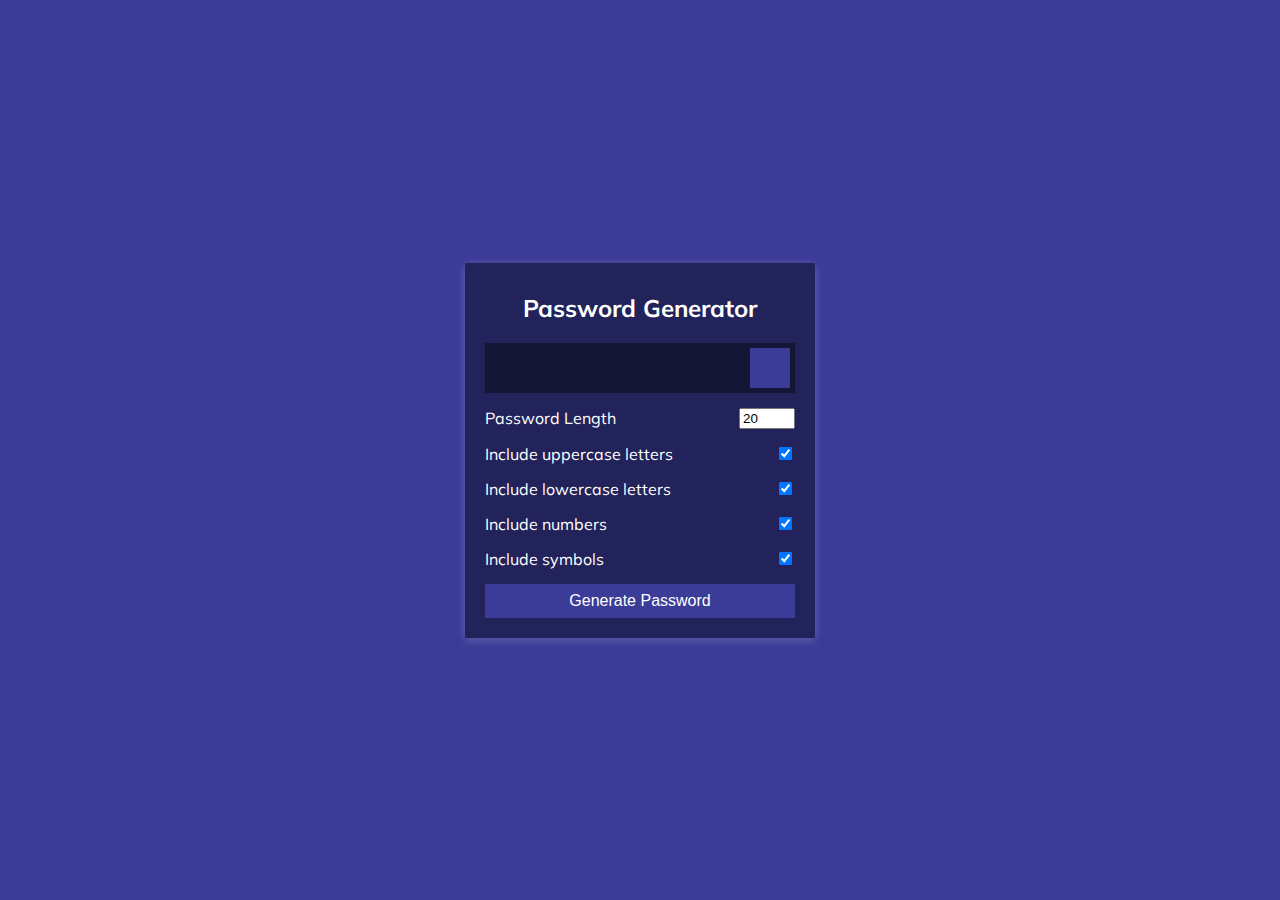
<file: password generator/index.html>
<!DOCTYPE html>
<html lang="en">
  <head>
    <meta charset="UTF-8" />
    <meta name="viewport" content="width=device-width, initial-scale=1.0" />
    <link
      rel="stylesheet"
      href="https://cdnjs.cloudflare.com/ajax/libs/font-awesome/5.15.1/css/all.min.css"
      integrity="sha512-+4zCK9k+qNFUR5X+cKL9EIR+ZOhtIloNl9GIKS57V1MyNsYpYcUrUeQc9vNfzsWfV28IaLL3i96P9sdNyeRssA=="
      crossorigin="anonymous"
    />
    <link rel="stylesheet" href="style.css" />
    <title>Password Generator</title>
  </head>
  <body>
    <div class="container">
      <h2>Password Generator</h2>
      <div class="result-container">
        <span id="result"></span>
        <button class="btn" id="clipboard">
          <i class="far fa-copy"></i>
        </button>
      </div>
      <div class="settings">
        <div class="setting">
          <label for="length">Password Length</label>
          <input
            type="number"
            name="length"
            id="length"
            min="4"
            max="20"
            value="20"
          />
        </div>
        <div class="setting">
          <label for="uppercase">Include uppercase letters</label>
          <input type="checkbox" name="uppercase" id="uppercase" checked />
        </div>
        <div class="setting">
          <label for="lowercase">Include lowercase letters</label>
          <input type="checkbox" name="lowercase" id="lowercase" checked />
        </div>
        <div class="setting">
          <label for="numbers">Include numbers</label>
          <input type="checkbox" name="numbers" id="numbers" checked />
        </div>
        <div class="setting">
          <label for="symbols">Include symbols</label>
          <input type="checkbox" name="symbols" id="symbols" checked />
        </div>
      </div>
      <button class="btn btn-large" id="generate">Generate Password</button>
    </div>

    <script src="script.js"></script>
  </body>
</html>
</file>
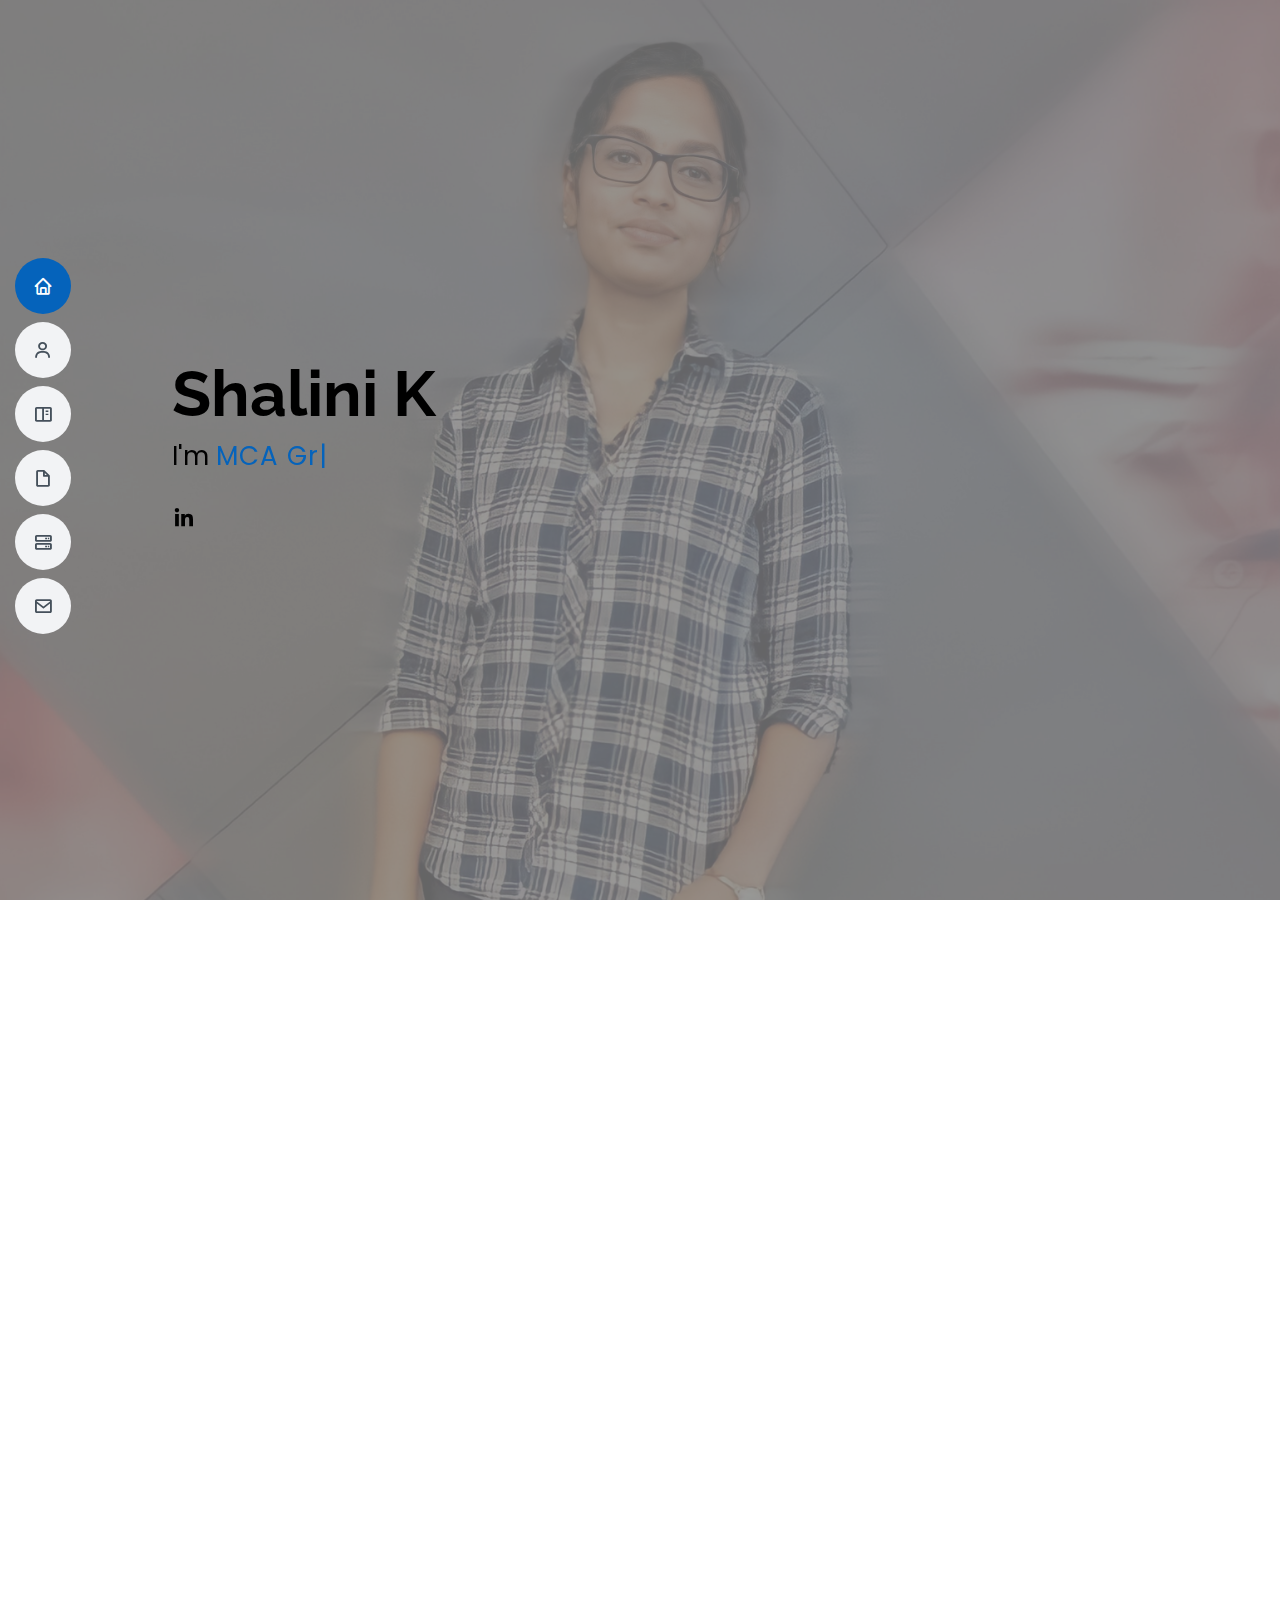
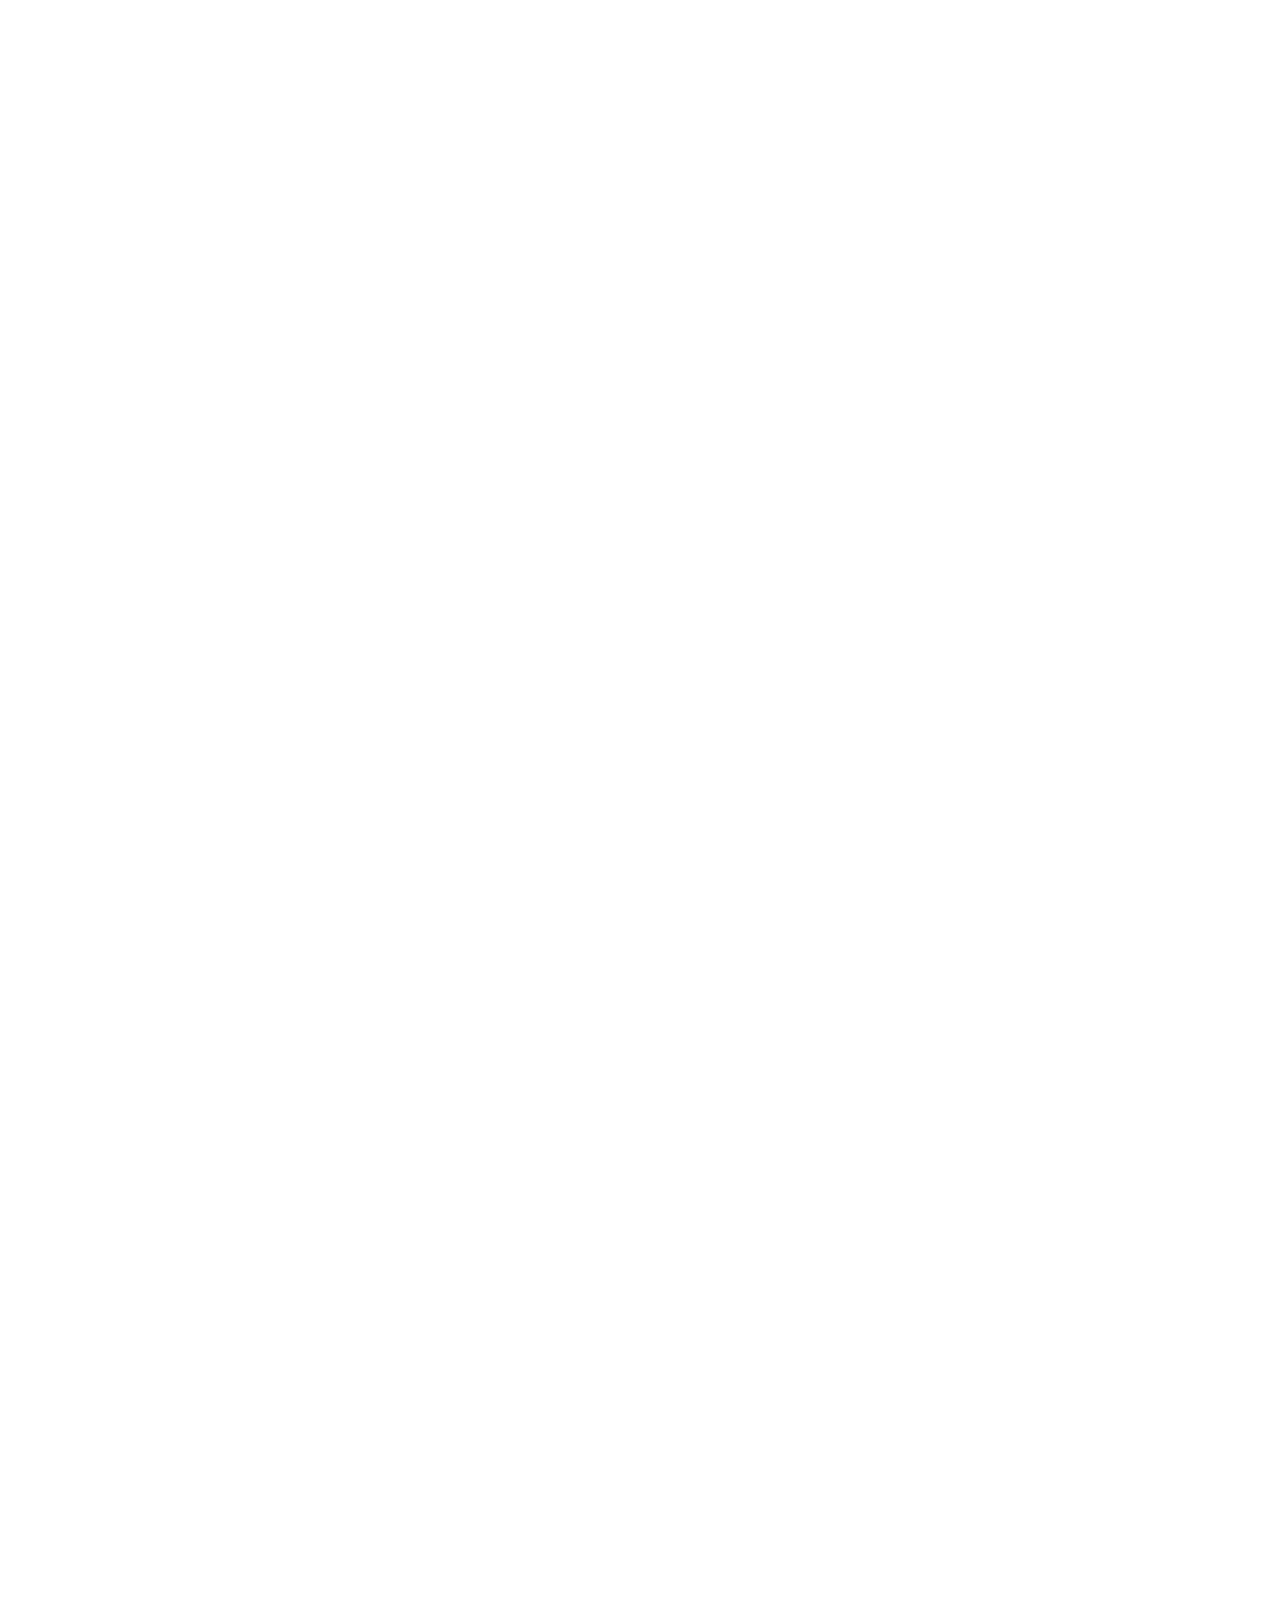
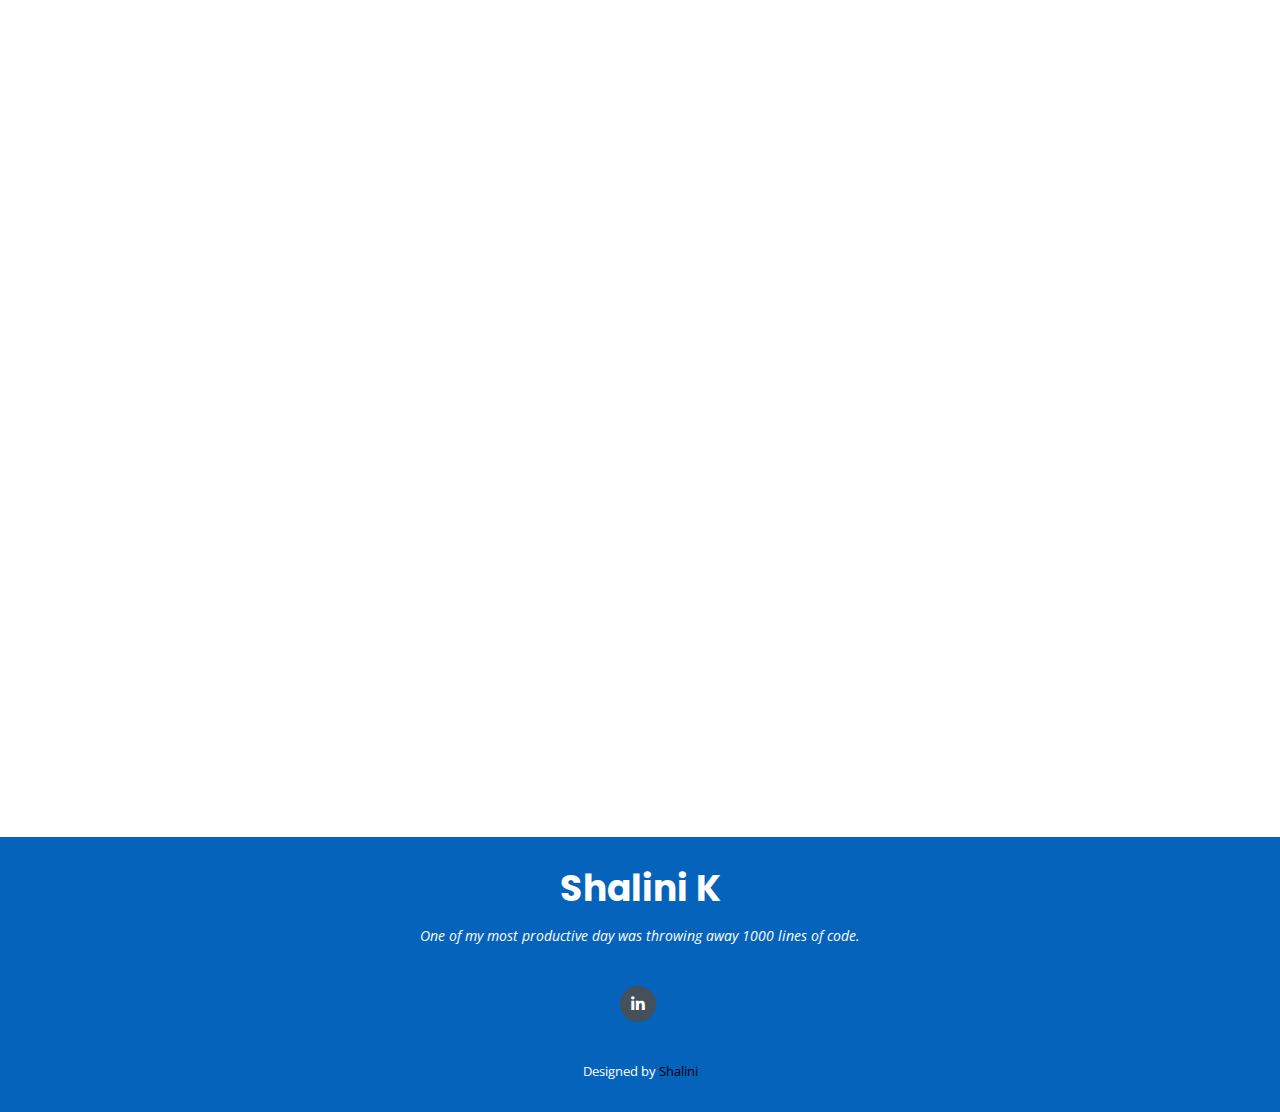
<file: Profile/index.html>
<!DOCTYPE html>
<html lang="en">

<head>
  <meta charset="utf-8">
  <meta content="width=device-width, initial-scale=1.0" name="viewport">

  <title>Shalini's portfolio</title>
  <link rel="website icon" type="png" href="assets/img/image_4.jpg">
  <meta content="" name="description">
  <meta content="" name="keywords">

  <!-- Favicons -->
  <link href="assets/img/favicon.png" rel="icon">
  <link href="assets/img/apple-touch-icon.png" rel="apple-touch-icon">

  <!-- Google Fonts -->
  <link href="https://fonts.googleapis.com/css?family=Open+Sans:300,300i,400,400i,600,600i,700,700i|Raleway:300,300i,400,400i,500,500i,600,600i,700,700i|Poppins:300,300i,400,400i,500,500i,600,600i,700,700i" rel="stylesheet">

  <!-- Vendor CSS Files -->
  <link href="assets/vendor/aos/aos.css" rel="stylesheet">
  <link href="assets/vendor/bootstrap/css/bootstrap.min.css" rel="stylesheet">
  <link href="assets/vendor/bootstrap-icons/bootstrap-icons.css" rel="stylesheet">
  <link href="assets/vendor/boxicons/css/boxicons.min.css" rel="stylesheet">
  <link href="assets/vendor/glightbox/css/glightbox.min.css" rel="stylesheet">
  <link href="assets/vendor/swiper/swiper-bundle.min.css" rel="stylesheet">

  <!-- Template Main CSS File -->
  <link href="assets/css/style.css" rel="stylesheet">
</head>

<body>

  <!-- ======= Mobile nav toggle button ======= -->
  <!-- <button type="button" class="mobile-nav-toggle d-xl-none"><i class="bi bi-list mobile-nav-toggle"></i></button> -->
  <i class="bi bi-list mobile-nav-toggle d-lg-none"></i>
  <!-- ======= Header ======= -->
  <header id="header" class="d-flex flex-column justify-content-center">

    <nav id="navbar" class="navbar nav-menu">
      <ul>
        <li><a href="#hero" class="nav-link scrollto active"><i class="bx bx-home"></i> <span>Home</span></a></li>
        <li><a href="#about" class="nav-link scrollto"><i class="bx bx-user"></i> <span>About</span></a></li>
        <li><a href="#skills" class="nav-link scrollto"><i class="bx bx-book-content"></i> <span>Skills</span></a></li>
        <li><a href="#resume" class="nav-link scrollto"><i class="bx bx-file-blank"></i> <span>Academic & Skills</span></a></li>
        <li><a href="#services" class="nav-link scrollto"><i class="bx bx-server"></i> <span>Expertise</span></a></li>
        <li><a href="#contact" class="nav-link scrollto"><i class="bx bx-envelope"></i> <span>Contact</span></a></li>
      </ul>
    </nav><!-- .nav-menu -->

  </header><!-- End Header -->

  <!-- ======= Hero Section ======= -->
  <section id="hero" class="d-flex flex-column justify-content-center">
    <div class="container" data-aos="zoom-in" data-aos-delay="100">
      <h1>Shalini K</h1>
      <p>I'm <span class="typed" data-typed-items="MCA Graduate,Web Developer, Flutter Developer"></span></p>
      <div class="social-links">
        <a href="https://www.linkedin.com/in/k-shalini" class="linkedin"><i class="bx bxl-linkedin"></i></a>
      </div>
    </div>
  </section><!-- End Hero -->

  <main id="main">

    <!-- ======= About Section ======= -->
    <section id="about" class="about">
      <div class="container" data-aos="fade-up">

        <div class="section-title">
          <h2>About</h2>
          <p>Hello world! I'm Shalini, from Sathyamangalam, Tamil Nadu, India.</p>
        </div>

        <div class="row">
          <div class="col-lg-4">
            <img src="assets/img/image_3.jpg" class="img-fluid" alt="">
          </div>
          <div class="col-lg-8 pt-4 pt-lg-0 content">
            <h3>Web Designer &amp; Flutter Developer.</h3>
            <p class="fst-italic">
              
            </p>
            <div class="row">
              <div class="col-lg-6">
                <ul>
                  <li><i class="bi bi-chevron-right"></i> <strong>Freelance:</strong> <span>Available</span></li>
                  <li><i class="bi bi-chevron-right"></i> <strong>City:</strong> <span>Sathyamangalam, Erode.</span></li>
                </ul>
              </div>
              <div class="col-lg-6">
                <ul>
                  <li><i class="bi bi-chevron-right"></i> <strong>Degree:</strong> <span>Master of Computer Applications</span></li>
                  <li><i class="bi bi-chevron-right"></i> <strong>Email:</strong> <span>kshalini252002@gmail.com</span></li>
                </ul>
              </div>
            </div>
            <h3>ABOUT ME:</h3>
            <p>
              As a graduate, I am seeking a role wich allows me to continue learning and perfecting my skills as I provide high quality work, 
              and to work in an environment encourages me which to grow professionally where I can utilize my skills and knowledge appropriately.
            </p>
          </div>
        </div>

      </div>
    </section><!-- End About Section -->

    <!-- ======= Skills Section ======= -->
    <section id="skills" class="skills section-bg">
      <div class="container" data-aos="fade-up">

        <div class="section-title">
          <h2>Skills</h2>
          <p>My skills in programming lanuages are given below</p>
        </div>

        <div class="row skills-content">

          <div class="col-lg-6">

            <div class="progress">
              <span class="skill">C <i class="val">85%</i></span>
              <div class="progress-bar-wrap">
                <div class="progress-bar" role="progressbar" aria-valuenow="85" aria-valuemin="0" aria-valuemax="100"></div>
              </div>
            </div>

            <div class="progress">
              <span class="skill">JAVA <i class="val">80%</i></span>
              <div class="progress-bar-wrap">
                <div class="progress-bar" role="progressbar" aria-valuenow="80" aria-valuemin="0" aria-valuemax="100"></div>
              </div>
            </div>

            <div class="progress">
              <span class="skill">Dart <i class="val">75%</i></span>
              <div class="progress-bar-wrap">
                <div class="progress-bar" role="progressbar" aria-valuenow="75" aria-valuemin="0" aria-valuemax="100"></div>
              </div>
            </div>

          </div>

          <div class="col-lg-6">

            <div class="progress">
              <span class="skill">MySql <i class="val">70%</i></span>
              <div class="progress-bar-wrap">
                <div class="progress-bar" role="progressbar" aria-valuenow="70" aria-valuemin="0" aria-valuemax="100"></div>
              </div>
            </div>

            <div class="progress">
              <span class="skill">Javascript <i class="val">60%</i></span>
              <div class="progress-bar-wrap">
                <div class="progress-bar" role="progressbar" aria-valuenow="60" aria-valuemin="0" aria-valuemax="100"></div>
              </div>
            </div>

            <div class="progress">
              <span class="skill">FLUTTER <i class="val">50%</i></span>
              <div class="progress-bar-wrap">
                <div class="progress-bar" role="progressbar" aria-valuenow="50" aria-valuemin="0" aria-valuemax="100"></div>
              </div>
            </div>

          </div>

        </div>

      </div>
    </section><!-- End Skills Section -->

    <!-- ======= Resume Section ======= -->
    <section id="resume" class="resume">
      <div class="container" data-aos="fade-up">

        <div class="section-title">
          <h2>ACADEMIC & PERSONAL SKILLS</h2>
          <p> </p>
        </div>

        <div class="row">
          <div class="col-lg-6">

            <h3 class="resume-title">Education</h3>
            <div class="resume-item">
              <h4>Master of Computer Applications</h4>
              <h5>2022 - 2024</h5>
              <p><em>SNS College of Technology</em></p>
              <p></p>
            </div>

            <div class="resume-item">
              <h4>Bachelor of Computer Science</h4>
              <h5>2019 - 2022</h5>
              <p><em>Gobi Arts and Science college</em></p>
              <p></p>
            </div>
            
            <h3 class="resume-title">Workshop</h3>
            <div class="resume-item">
              <h4>Full Stack Development</h4>
              <p><em>Edureka</em></p>
            </div>

            <div class="resume-item">
              <h4>Data Analytics & Visualisation</h4>
              <p><em>Visaithalam Solution</em></p>
            </div>


            <h3 class="resume-title">Projects</h3>
            <div class="resume-item">
              <h4>Title : Public Transportation Tracking System</h4>
              <p><em>Components used: RasberryPi Model B Rev 2, GPS, ZigBee, MSP430, Python, Google maps API</em></p>
            </div>

            <div class="resume-item">
              <h4>Title : Car Pooling</h4>
              <p><em>Skills used: Dart, Figma, Flutter</em></p>
            </div>
          </div>

          <div class="col-lg-6">
            <h3 class="resume-title">Skills</h3>
            <div class="resume-item">
              <h4>Certifications</h4>
              <ul>
                <li>Python nano degre</li>
                <li>Fundamentals of Digital Marketing</li>
                <li>Enterprise design thinking Practitioner and co-creator</li>
                <li>Full stack development</li>
              </ul>
            </div>

            <div class="resume-item">
              <h4>TOOLS</h4>
              <ul>
                <li>Flutter</li>
							  <li>Figma</li>
                <li>Canva</li>
                <li>Power BI</li>
              </ul>
            </div>

            <div class="resume-item">
              <h4>Soft Skills</h4>
              <ul>
                <li>Teamwork</li>
							  <li>Time Management</li>
							  <li>Deep Listener</li>
							  <li>Multitasking</li>
              </ul>
            </div>
          </div>
        </div>

      </div>
    </section><!-- End Resume Section -->

    <!-- ======= My Expertise ======= -->
    <section id="services" class="services">
      <div class="container" data-aos="fade-up">

        <div class="section-title">
          <h2>My Expertise</h2>
          <p></p>
        </div>

        <div class="row">


          <div class="col-lg-4 col-md-6 d-flex align-items-stretch mt-4 mt-lg-0" data-aos="zoom-in" data-aos-delay="200">
            <div class="icon-box iconbox-orange ">
              <div class="icon">
                <svg width="100" height="100" viewBox="0 0 600 600" xmlns="http://www.w3.org/2000/svg">
                  <path stroke="none" stroke-width="0" fill="#f5f5f5" d="M300,582.0697525312426C382.5290701553225,586.8405444964366,449.9789794690241,525.3245884688669,502.5850820975895,461.55621195738473C556.606425686781,396.0723002908107,615.8543463187945,314.28637112970534,586.6730223649479,234.56875336149918C558.9533121215079,158.8439757836574,454.9685369536778,164.00468322053177,381.49747125262974,130.76875717737553C312.15926192815925,99.40240125094834,248.97055460311594,18.661163978235184,179.8680185752513,50.54337015887873C110.5421016452524,82.52863877960104,119.82277516462835,180.83849132639028,109.12597500060166,256.43424936330496C100.08760227029461,320.3096726198365,92.17705696193138,384.0621239912766,124.79988738764834,439.7174275375508C164.83382741302287,508.01625554203684,220.96474134820875,577.5009287672846,300,582.0697525312426"></path>
                </svg>
                <i class="bx bx-file"></i>
              </div>
              <h4><a href="">Flutter Application Development</a></h4>
            </div>
          </div>

          <div class="col-lg-4 col-md-6 d-flex align-items-stretch mt-4 mt-lg-0" data-aos="zoom-in" data-aos-delay="200">
            <div class="icon-box iconbox-pink">
              <div class="icon">
                <svg width="100" height="100" viewBox="0 0 600 600" xmlns="http://www.w3.org/2000/svg">
                  <path stroke="none" stroke-width="0" fill="#f5f5f5" d="M300,541.5067337569781C382.14930387511276,545.0595476570109,479.8736841581634,548.3450877840088,526.4010558755058,480.5488172755941C571.5218469581645,414.80211281144784,517.5187510058486,332.0715597781072,496.52539010469104,255.14436215662573C477.37192572678356,184.95920475031193,473.57363656557914,105.61284051026155,413.0603344069578,65.22779650032875C343.27470386102294,18.654635553484475,251.2091493199835,5.337323636656869,175.0934190732945,40.62881213300186C97.87086631185822,76.43348514350839,51.98124368387456,156.15599469081315,36.44837278890362,239.84606092416172C21.716077023791087,319.22268207091537,43.775223500013084,401.1760424656574,96.891909868211,461.97329694683043C147.22146801428983,519.5804099606455,223.5754009179313,538.201503339737,300,541.5067337569781"></path>
                </svg>
                <i class="bx bx-tachometer"></i>
              </div>
              <h4><a href="">Web Application Development</a></h4>
            </div>
          </div>

          <div class="col-lg-4 col-md-6 d-flex align-items-stretch mt-4 mt-lg-0" data-aos="zoom-in" data-aos-delay="200">
            <div class="icon-box iconbox-red">
              <div class="icon">
                <svg width="100" height="100" viewBox="0 0 600 600" xmlns="http://www.w3.org/2000/svg">
                  <path stroke="none" stroke-width="0" fill="#f5f5f5" d="M300,532.3542879108572C369.38199826031484,532.3153073249985,429.10787420159085,491.63046689027357,474.5244479745417,439.17860296908856C522.8885846962883,383.3225815378663,569.1668002868075,314.3205725914397,550.7432151929288,242.7694973846089C532.6665558377875,172.5657663291529,456.2379748765914,142.6223662098291,390.3689995646985,112.34683881706744C326.66090330228417,83.06452184765237,258.84405631176094,53.51806209861945,193.32584062364296,78.48882559362697C121.61183558270385,105.82097193414197,62.805066853699245,167.19869350419734,48.57481801355237,242.6138429142374C34.843463184063346,315.3850353017275,76.69343916112496,383.4422959591041,125.22947124332185,439.3748458443577C170.7312796277747,491.8107796887764,230.57421082200815,532.3932930995766,300,532.3542879108572"></path>
                </svg>
                <i class="bx bx-slideshow"></i>
              </div>
              <h4><a href="">Figma Wireframe Design</a></h4>
            </div>
          </div>

        </div>

      </div>
    </section><!-- End Services Section -->

    <!-- ======= Contact Section ======= -->
    <section id="contact" class="contact">
      <div class="container" data-aos="fade-up">

        <div class="section-title">
          <h2>Contact</h2>
        </div>

        <div class="row mt-1">

          <div class="col-lg-4">
            <div class="info">
              <div class="address">
                <i class="bi bi-geo-alt"></i>
                <h4>Location:</h4>
                <p>Sathyamangalam<br>
                  Erode - 638 401.
                </p>
              </div>

              <div class="email">
                <i class="bi bi-envelope"></i>
                <h4>Email:</h4>
                <p>kshalini252002@gmail.com</p>
              </div>
            </div>
          </div>
    </section><!-- End Contact Section -->

  </main><!-- End #main -->

  <!-- ======= Footer ======= -->
  <footer id="footer">
    <div class="container">
      <h3>Shalini K</h3>
      <p>One of my most productive day was throwing away 1000 lines of code. </p>
      <div class="social-links">
        <a href="https://www.linkedin.com/in/k-shalini" class="linkedin"><i class="bx bxl-linkedin"></i></a>
      </div>
      
      <div class="credits">
        Designed by <a href="#">Shalini</a>
      </div>
    </div>
  </footer><!-- End Footer -->

  <div id="preloader"></div>
  <a href="#" class="back-to-top d-flex align-items-center justify-content-center"><i class="bi bi-arrow-up-short"></i></a>

  <!-- Vendor JS Files -->
  <script src="assets/vendor/purecounter/purecounter_vanilla.js"></script>
  <script src="assets/vendor/aos/aos.js"></script>
  <script src="assets/vendor/bootstrap/js/bootstrap.bundle.min.js"></script>
  <script src="assets/vendor/glightbox/js/glightbox.min.js"></script>
  <script src="assets/vendor/isotope-layout/isotope.pkgd.min.js"></script>
  <script src="assets/vendor/swiper/swiper-bundle.min.js"></script>
  <script src="assets/vendor/typed.js/typed.min.js"></script>
  <script src="assets/vendor/waypoints/noframework.waypoints.js"></script>

  <!-- Template Main JS File -->
  <script src="assets/js/main.js"></script>

</body>

</html>
</file>
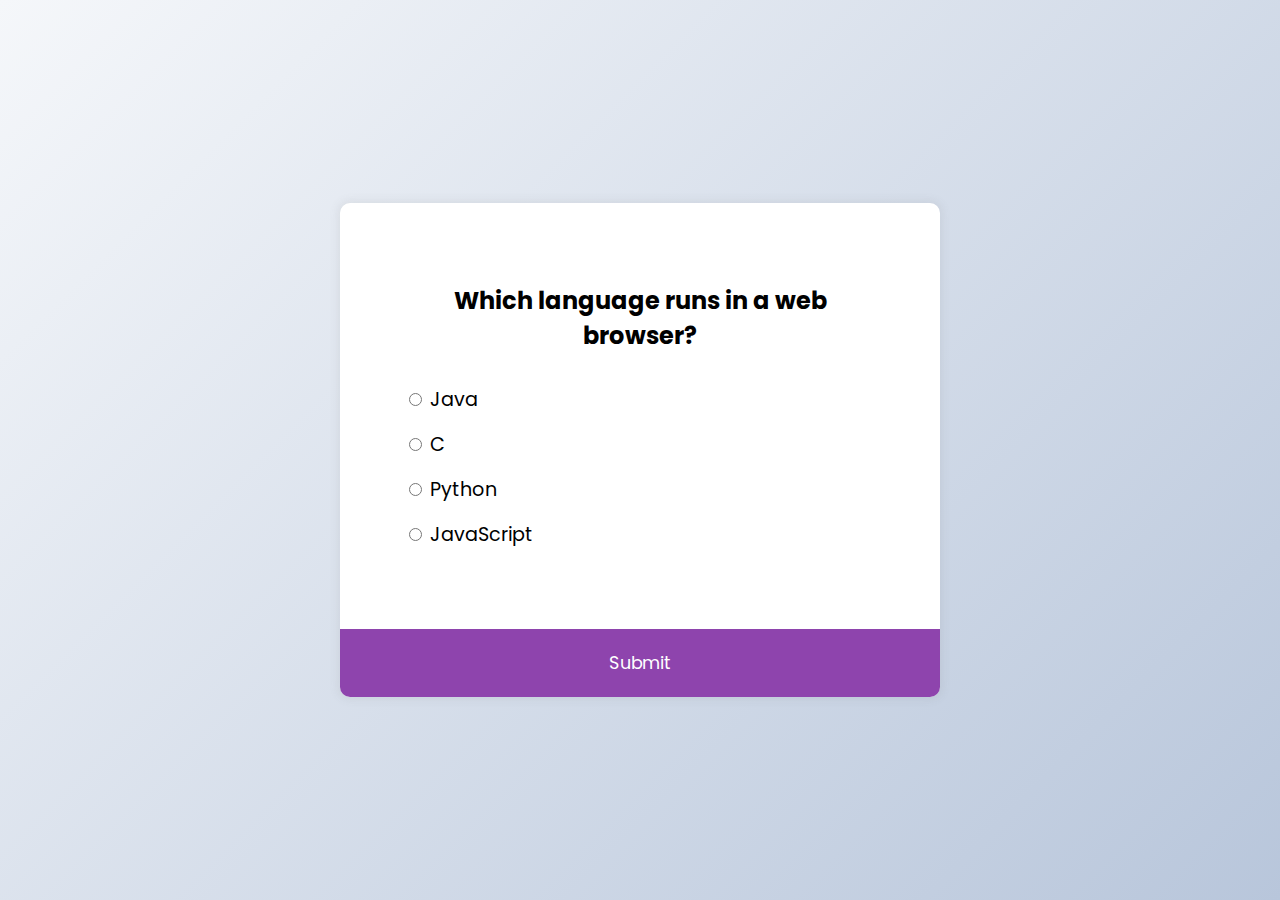
<file: quiz app/index.html>
<!DOCTYPE html>
<html lang="en">
  <head>
    <meta charset="UTF-8" />
    <meta name="viewport" content="width=device-width, initial-scale=1.0" />
    <link rel="stylesheet" href="style.css" />
    <title>Quiz App</title>
  </head>
  <body>
    <div class="quiz-container" id="quiz">
      <div class="quiz-header">
        <h2 id="question">Question is loading...</h2>
        <ul>
          <li>
            <input type="radio" name="answer" id="a" class="answer" />
            <label for="a" id="a_text">Answer...</label>
          </li>
          <li>
            <input type="radio" name="answer" id="b" class="answer" />
            <label for="b" id="b_text">Answer...</label>
          </li>
          <li>
            <input type="radio" name="answer" id="c" class="answer" />
            <label for="c" id="c_text">Answer...</label>
          </li>
          <li>
            <input type="radio" name="answer" id="d" class="answer" />
            <label for="d" id="d_text">Answer...</label>
          </li>
        </ul>
      </div>
      <button id="submit">Submit</button>
    </div>
    <script src="script.js"></script>
  </body>
</html>
</file>
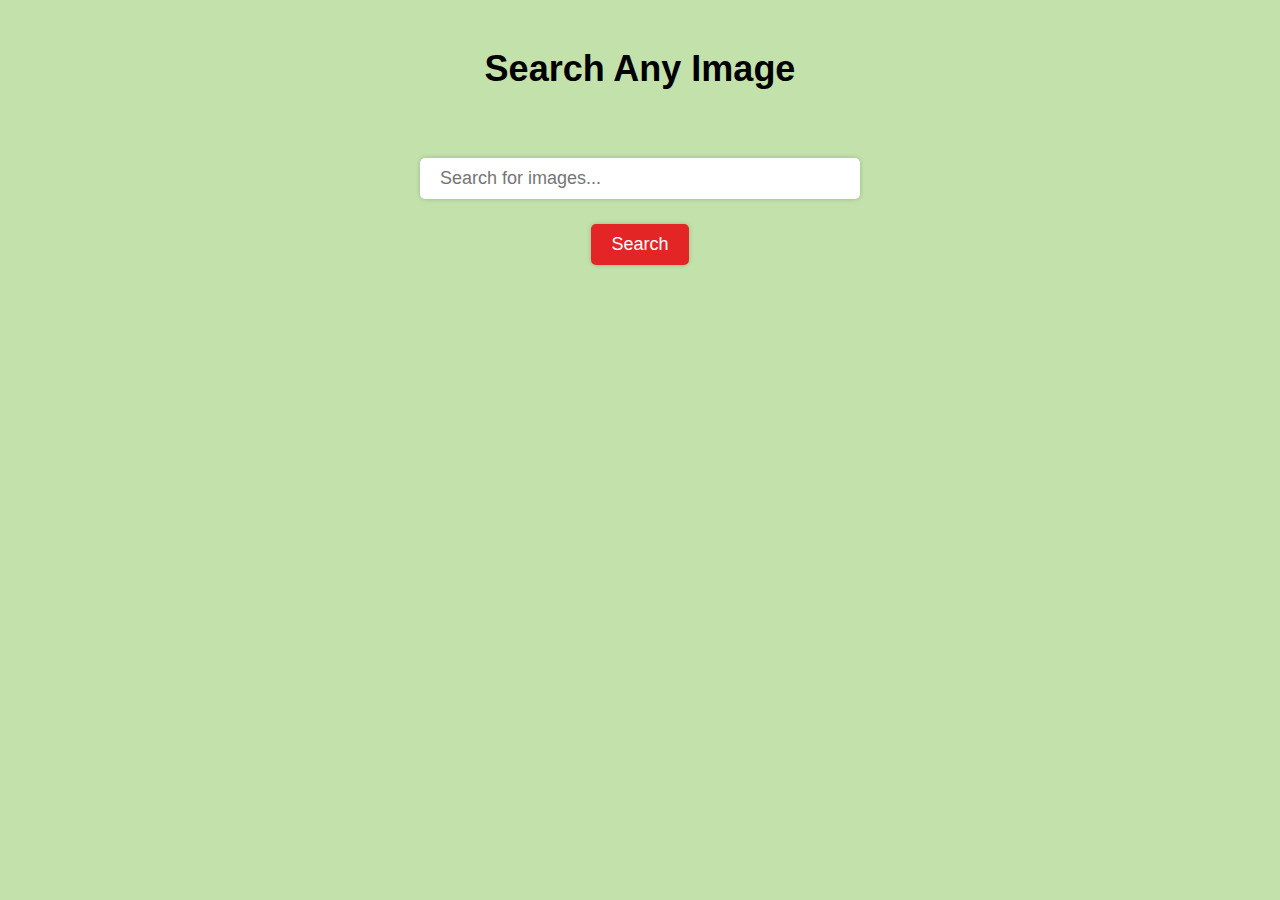
<file: Search-App/index.html>
<!DOCTYPE html>
<html lang="en">
  <head>
    <meta charset="UTF-8" />
    <meta http-equiv="X-UA-Compatible" content="IE=edge" />
    <meta name="viewport" content="width=device-width, initial-scale=1.0" />
    <title>Search App</title>
    <link rel="stylesheet" href="style.css" />
  </head>
  <body>
    <h1>Search Any Image</h1>
    <form>
      <input type="text" id="search-input" placeholder="Search for images..." /><br>
      <button id="search-button">Search</button>
    </form>
    <div class="search-results">
      <!-- <div class="search-result">
        <img
          src="https://plus.unsplash.com/premium_photo-1664361480561-3bdcd6eb3b6f?ixlib=rb-4.0.3&ixid=MnwxMjA3fDB8MHxzZWFyY2h8MXx8bmF0dXJlfGVufDB8fDB8fA%3D%3D&auto=format&fit=crop&w=1000&q=60"
          alt="image"
        />
        <a
          href="https://unsplash.com/photos/g-7X6T7vAI4"
          target="_blank"
          rel="noopener noreferrer"
          >an image of a beach</a
        >
      </div>
      <div class="search-result">
        <img
          src="https://plus.unsplash.com/premium_photo-1664361480561-3bdcd6eb3b6f?ixlib=rb-4.0.3&ixid=MnwxMjA3fDB8MHxzZWFyY2h8MXx8bmF0dXJlfGVufDB8fDB8fA%3D%3D&auto=format&fit=crop&w=1000&q=60"
          alt="image"
        />
        <a
          href="https://unsplash.com/photos/g-7X6T7vAI4"
          target="_blank"
          rel="noopener noreferrer"
          >an image of a beach</a
        >
      </div>
      <div class="search-result">
        <img
          src="https://plus.unsplash.com/premium_photo-1664361480561-3bdcd6eb3b6f?ixlib=rb-4.0.3&ixid=MnwxMjA3fDB8MHxzZWFyY2h8MXx8bmF0dXJlfGVufDB8fDB8fA%3D%3D&auto=format&fit=crop&w=1000&q=60"
          alt="image"
        />
        <a
          href="https://unsplash.com/photos/g-7X6T7vAI4"
          target="_blank"
          rel="noopener noreferrer"
          >an image of a beach</a
        >
      </div> -->
    </div>
    <button id="show-more-button">Show more</button>
    <script src="index.js"></script>
  </body>
</html>
</file>
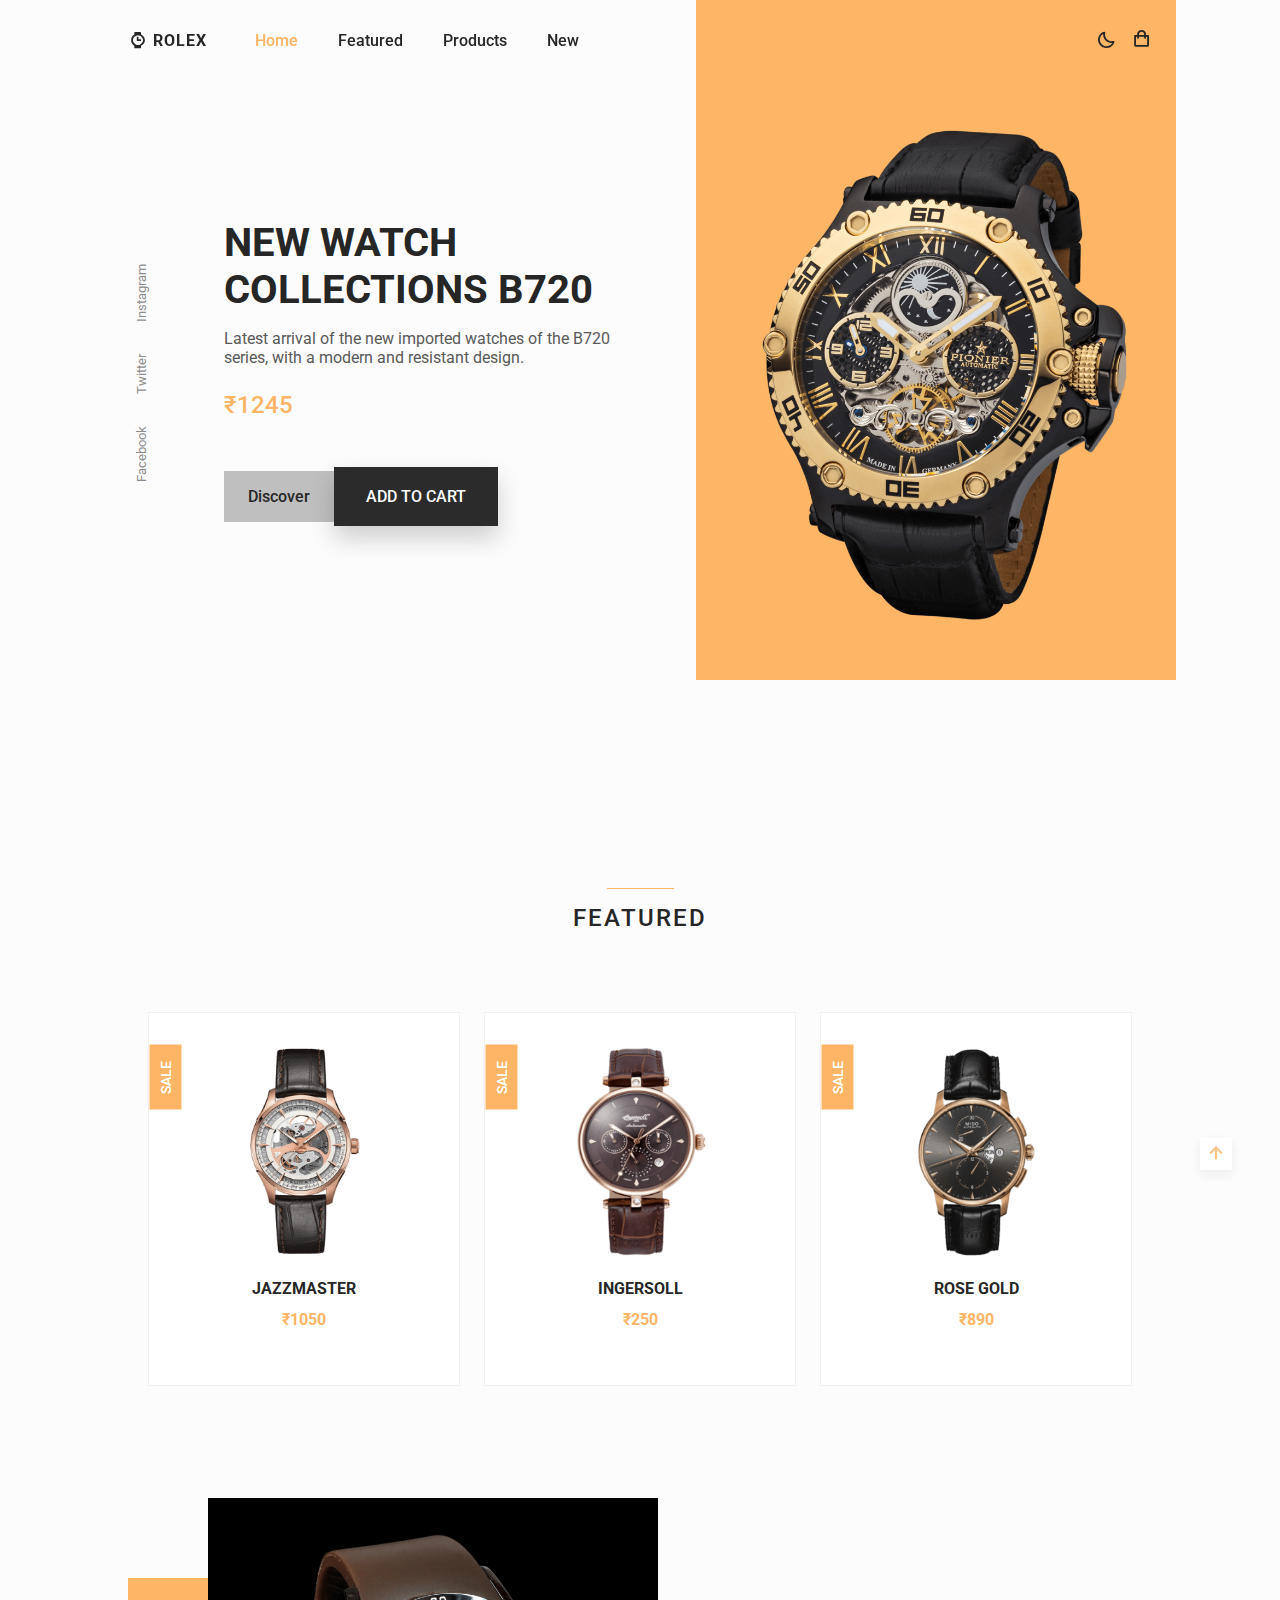
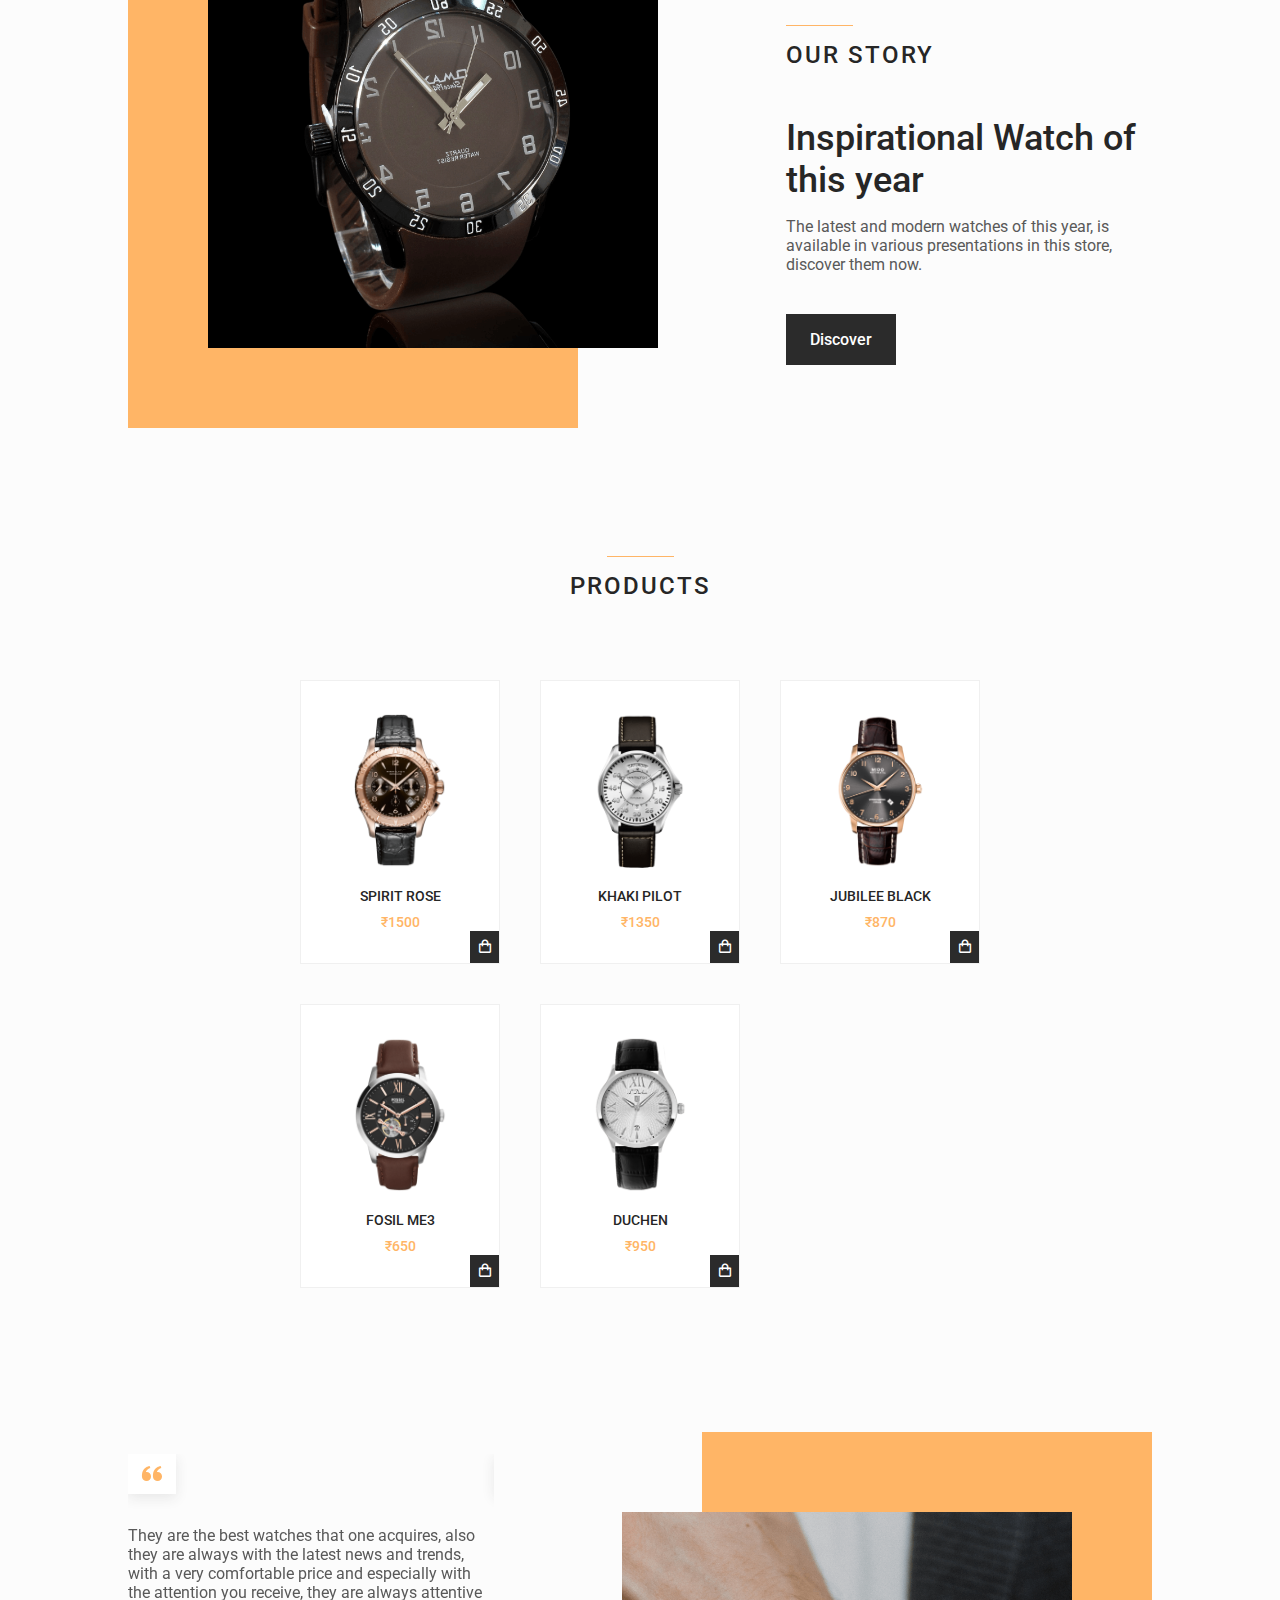
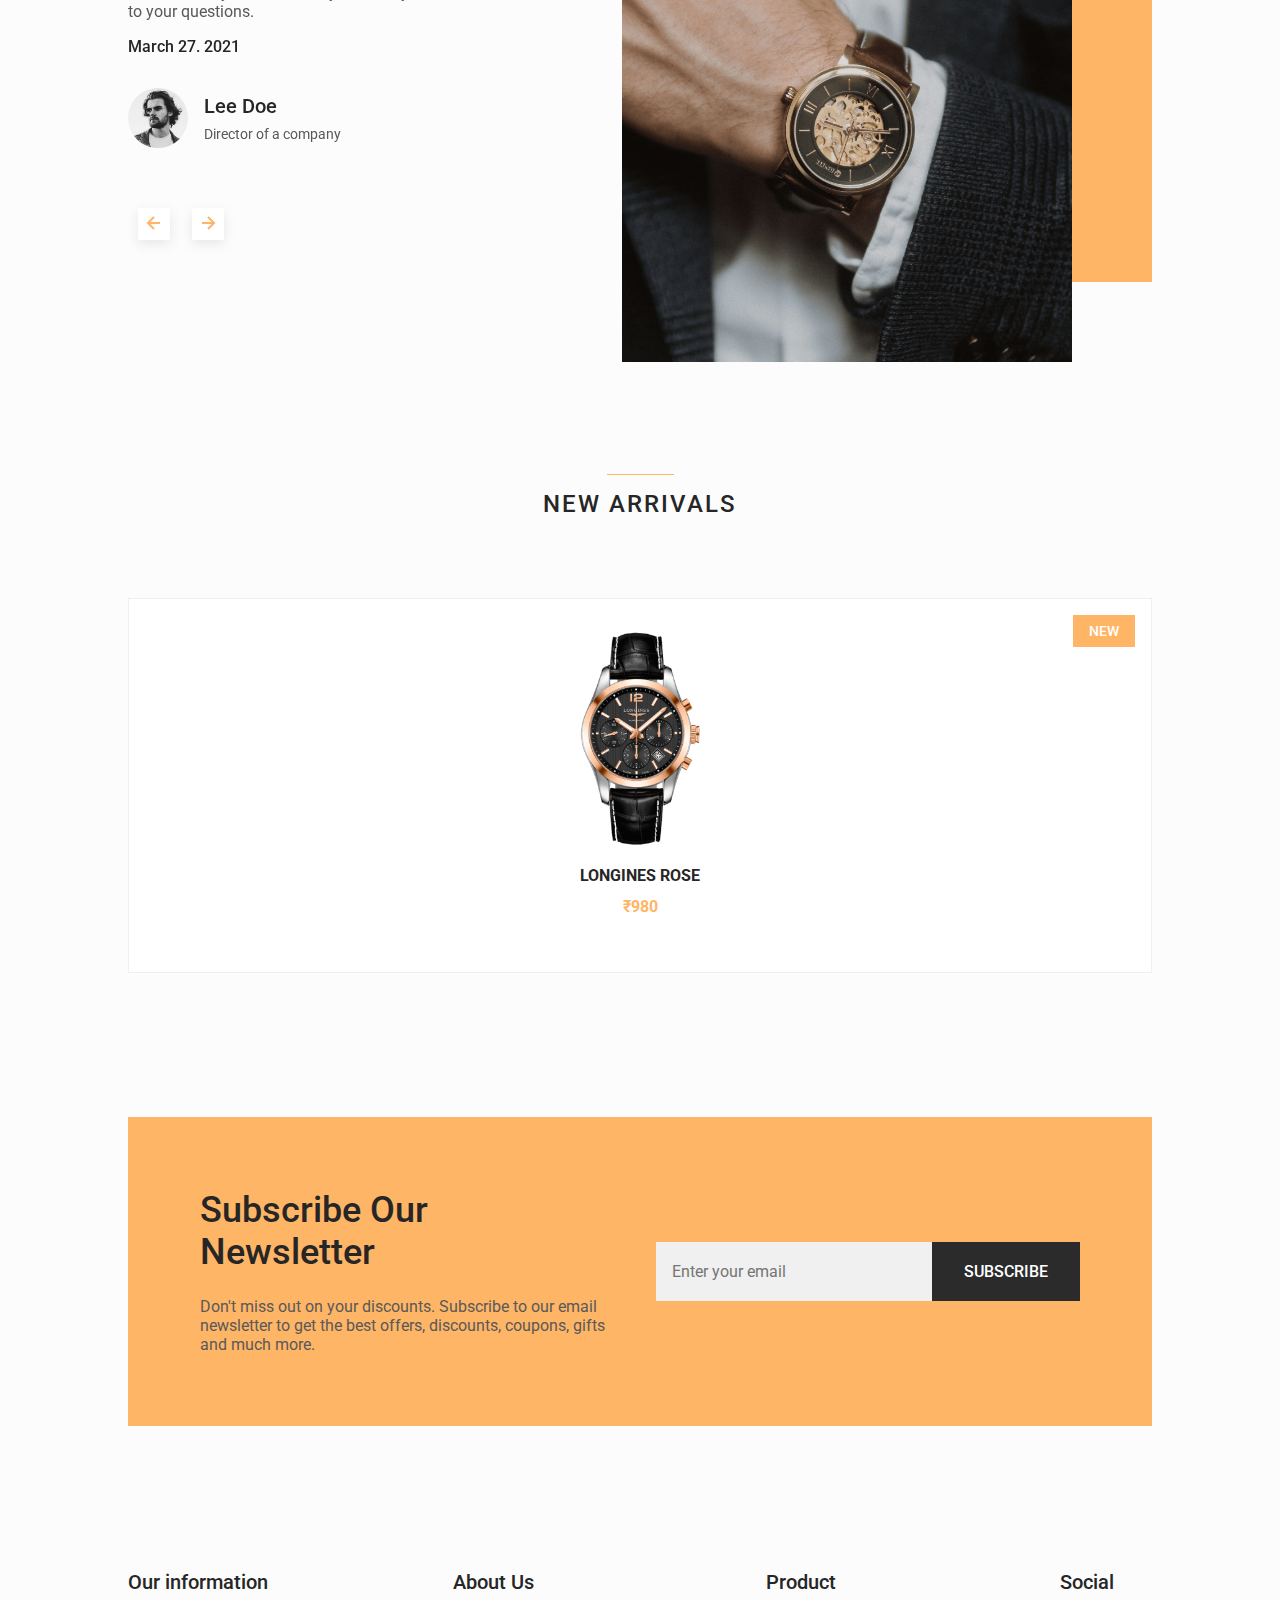
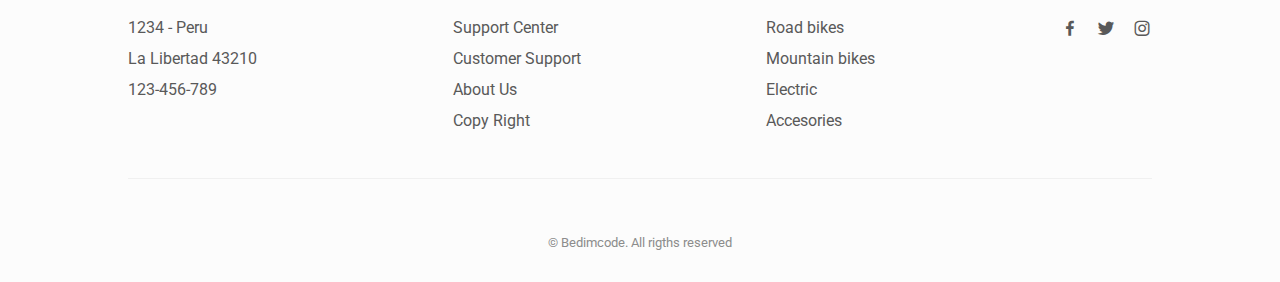
<file: watch/index.html>
<!DOCTYPE html>
    <html lang="en">
    <head>
        <meta charset="UTF-8">
        <meta name="viewport" content="width=device-width, initial-scale=1.0">

        <!--=============== FAVICON ===============-->
        <link rel="shortcut icon" href="assets/img/favicon.png" type="image/x-icon">

        <!--=============== BOXICONS ===============-->
        <link rel="stylesheet" href="https://cdn.jsdelivr.net/npm/boxicons@latest/css/boxicons.min.css">

        <!--=============== SWIPER CSS ===============--> 
        <link rel="stylesheet" href="assets/css/swiper-bundle.min.css">

        <!--=============== CSS ===============-->
        <link rel="stylesheet" href="assets/css/styles.css">

        <title>Responsive watches website - Bedimcode</title>
    </head>
    <body>
        <!--==================== HEADER ====================-->
        <header class="header" id="header">
            <nav class="nav container">
                <a href="#" class="nav__logo">
                    <i class='bx bxs-watch nav__logo-icon'></i> Rolex
                </a>

                <div class="nav__menu" id="nav-menu">
                    <ul class="nav__list">
                        <li class="nav__item">
                            <a href="#home" class="nav__link active-link">Home</a>
                        </li>
                        <li class="nav__item">
                            <a href="#featured" class="nav__link">Featured</a>
                        </li>
                        <li class="nav__item">
                            <a href="#products" class="nav__link">Products</a>
                        </li>
                        <li class="nav__item">
                            <a href="#new" class="nav__link">New</a>
                        </li>
                    </ul>

                    <div class="nav__close" id="nav-close">
                        <i class='bx bx-x' ></i>
                    </div>
                </div>

                <div class="nav__btns">
                    <!-- Theme change button -->
                    <i class='bx bx-moon change-theme' id="theme-button"></i>

                    <div class="nav__shop" id="cart-shop">
                        <i class='bx bx-shopping-bag' ></i>
                    </div>

                    <div class="nav__toggle" id="nav-toggle">
                        <i class='bx bx-grid-alt' ></i>
                    </div>
                </div>
            </nav>
        </header>

        <!--==================== CART ====================-->
        <div class="cart" id="cart">
            <i class='bx bx-x cart__close' id="cart-close"></i>

            <h2 class="cart__title-center">My Cart</h2>

            <div class="cart__container">
                <article class="cart__card">
                    <div class="cart__box">
                        <img src="assets/img/featured1.png" alt="" class="cart__img">
                    </div>

                    <div class="cart__details">
                        <h3 class="cart__title">Jazzmaster</h3>
                        <span class="cart__price">₹1050</span>

                        <div class="cart__amount">
                            <div class="cart__amount-content">
                                <span class="cart__amount-box">
                                    <i class='bx bx-minus' ></i>
                                </span>

                                <span class="cart__amount-number">1</span>

                                <span class="cart__amount-box">
                                    <i class='bx bx-plus' ></i>
                                </span>
                            </div>

                            <i class='bx bx-trash-alt cart__amount-trash' ></i>
                        </div>
                    </div>
                </article>
                
                <article class="cart__card">
                    <div class="cart__box">
                        <img src="assets/img/featured3.png" alt="" class="cart__img">
                    </div>

                    <div class="cart__details">
                        <h3 class="cart__title">Rose Gold</h3>
                        <span class="cart__price">₹850</span>

                        <div class="cart__amount">
                            <div class="cart__amount-content">
                                <span class="cart__amount-box">
                                    <i class='bx bx-minus' ></i>
                                </span>

                                <span class="cart__amount-number">1</span>

                                <span class="cart__amount-box">
                                    <i class='bx bx-plus' ></i>
                                </span>
                            </div>

                            <i class='bx bx-trash-alt cart__amount-trash' ></i>
                        </div>
                    </div>
                </article>

                <article class="cart__card">
                    <div class="cart__box">
                        <img src="assets/img/new1.png" alt="" class="cart__img">
                    </div>

                    <div class="cart__details">
                        <h3 class="cart__title">Longines Rose</h3>
                        <span class="cart__price">₹980</span>

                        <div class="cart__amount">
                            <div class="cart__amount-content">
                                <span class="cart__amount-box">
                                    <i class='bx bx-minus' ></i>
                                </span>

                                <span class="cart__amount-number">1</span>

                                <span class="cart__amount-box">
                                    <i class='bx bx-plus' ></i>
                                </span>
                            </div>

                            <i class='bx bx-trash-alt cart__amount-trash' ></i>
                        </div>
                    </div>
                </article>
            </div>

            <div class="cart__prices">
                <span class="cart__prices-item">3 items</span>
                <span class="cart__prices-total">₹2880</span>
            </div>
        </div>

        <!--==================== MAIN ====================-->
        <main class="main">
            <!--==================== HOME ====================-->
            <section class="home" id="home">
                <div class="home__container container grid">
                    <div class="home__img-bg">
                        <img src="assets/img/home.png" alt="" class="home__img">
                    </div>
    
                    <div class="home__social">
                        <a href="https://www.facebook.com/" target="_blank" class="home__social-link">
                            Facebook
                        </a>
                        <a href="https://twitter.com/" target="_blank" class="home__social-link">
                            Twitter
                        </a>
                        <a href="https://www.instagram.com/" target="_blank" class="home__social-link">
                            Instagram
                        </a>
                    </div>
    
                    <div class="home__data">
                        <h1 class="home__title">NEW WATCH <br> COLLECTIONS B720</h1>
                        <p class="home__description">
                            Latest arrival of the new imported watches of the B720 series, 
                            with a modern and resistant design.
                        </p>
                        <span class="home__price">₹1245</span>

                        <div class="home__btns">
                            <a href="#" class="button button--gray button--small">
                                Discover
                            </a>

                            <button class="button home__button">ADD TO CART</button>
                        </div>
                    </div>
                </div>
            </section>

            <!--==================== FEATURED ====================-->
            <section class="featured section container" id="featured">
                <h2 class="section__title">
                    Featured
                </h2>

                <div class="featured__container grid">
                    <article class="featured__card">
                        <span class="featured__tag">Sale</span>

                        <img src="assets/img/featured1.png" alt="" class="featured__img">

                        <div class="featured__data">
                            <h3 class="featured__title">Jazzmaster</h3>
                            <span class="featured__price">₹1050</span>
                        </div>

                        <button class="button featured__button">ADD TO CART</button>
                    </article>

                    <article class="featured__card">
                        <span class="featured__tag">Sale</span>

                        <img src="assets/img/featured2.png" alt="" class="featured__img">

                        <div class="featured__data">
                            <h3 class="featured__title">Ingersoll</h3>
                            <span class="featured__price">₹250</span>
                        </div>

                        <button class="button featured__button">ADD TO CART</button>
                    </article>

                    <article class="featured__card">
                        <span class="featured__tag">Sale</span>

                        <img src="assets/img/featured3.png" alt="" class="featured__img">

                        <div class="featured__data">
                            <h3 class="featured__title">Rose gold</h3>
                            <span class="featured__price">₹890</span>
                        </div>

                        <button class="button featured__button">ADD TO CART</button>
                    </article>
                </div>
            </section>

            <!--==================== STORY ====================-->
            <section class="story section container">
                <div class="story__container grid">
                    <div class="story__data">
                        <h2 class="section__title story__section-title">
                            Our Story
                        </h2>
    
                        <h1 class="story__title">
                            Inspirational Watch of <br> this year
                        </h1>
    
                        <p class="story__description">
                            The latest and modern watches of this year, is available in various 
                            presentations in this store, discover them now.
                        </p>
    
                        <a href="#" class="button button--small">Discover</a>
                    </div>

                    <div class="story__images">
                        <img src="assets/img/story.png" alt="" class="story__img">
                        <div class="story__square"></div>
                    </div>
                </div>
            </section>

            <!--==================== PRODUCTS ====================-->
            <section class="products section container" id="products">
                <h2 class="section__title">
                    Products
                </h2>

                <div class="products__container grid">
                    <article class="products__card">
                        <img src="assets/img/product1.png" alt="" class="products__img">

                        <h3 class="products__title">Spirit rose</h3>
                        <span class="products__price">₹1500</span>

                        <button class="products__button">
                            <i class='bx bx-shopping-bag'></i>
                        </button>
                    </article>

                    <article class="products__card">
                        <img src="assets/img/product2.png" alt="" class="products__img">

                        <h3 class="products__title">Khaki pilot</h3>
                        <span class="products__price">₹1350</span>

                        <button class="products__button">
                            <i class='bx bx-shopping-bag'></i>
                        </button>
                    </article>

                    <article class="products__card">
                        <img src="assets/img/product3.png" alt="" class="products__img">

                        <h3 class="products__title">Jubilee black</h3>
                        <span class="products__price">₹870</span>

                        <button class="products__button">
                            <i class='bx bx-shopping-bag'></i>
                        </button>
                    </article>

                    <article class="products__card">
                        <img src="assets/img/product4.png" alt="" class="products__img">

                        <h3 class="products__title">Fosil me3</h3>
                        <span class="products__price">₹650</span>

                        <button class="products__button">
                            <i class='bx bx-shopping-bag'></i>
                        </button>
                    </article>

                    <article class="products__card">
                        <img src="assets/img/product5.png" alt="" class="products__img">

                        <h3 class="products__title">Duchen</h3>
                        <span class="products__price">₹950</span>

                        <button class="products__button">
                            <i class='bx bx-shopping-bag'></i>
                        </button>
                    </article>
                </div>
            </section>

            <!--==================== TESTIMONIAL ====================-->
            <section class="testimonial section container">
                <div class="testimonial__container grid">
                    <div class="swiper testimonial-swiper">
                        <div class="swiper-wrapper">
                            <div class="testimonial__card swiper-slide">
                                <div class="testimonial__quote">
                                    <i class='bx bxs-quote-alt-left' ></i>
                                </div>
                                <p class="testimonial__description">
                                    They are the best watches that one acquires, also they are always with the latest 
                                    news and trends, with a very comfortable price and especially with the attention 
                                    you receive, they are always attentive to your questions.
                                </p>
                                <h3 class="testimonial__date">March 27. 2021</h3>
        
                                <div class="testimonial__perfil">
                                    <img src="assets/img/testimonial1.jpg" alt="" class="testimonial__perfil-img">
        
                                    <div class="testimonial__perfil-data">
                                        <span class="testimonial__perfil-name">Lee Doe</span>
                                        <span class="testimonial__perfil-detail">Director of a company</span>
                                    </div>
                                </div>
                            </div>

                            <div class="testimonial__card swiper-slide">
                                <div class="testimonial__quote">
                                    <i class='bx bxs-quote-alt-left' ></i>
                                </div>
                                <p class="testimonial__description">
                                    They are the best watches that one acquires, also they are always with the latest 
                                    news and trends, with a very comfortable price and especially with the attention 
                                    you receive, they are always attentive to your questions.
                                </p>
                                <h3 class="testimonial__date">March 27. 2021</h3>
        
                                <div class="testimonial__perfil">
                                    <img src="assets/img/testimonial2.jpg" alt="" class="testimonial__perfil-img">
        
                                    <div class="testimonial__perfil-data">
                                        <span class="testimonial__perfil-name">Samantha Mey</span>
                                        <span class="testimonial__perfil-detail">Director of a company</span>
                                    </div>
                                </div>
                            </div>

                            <div class="testimonial__card swiper-slide">
                                <div class="testimonial__quote">
                                    <i class='bx bxs-quote-alt-left' ></i>
                                </div>
                                <p class="testimonial__description">
                                    They are the best watches that one acquires, also they are always with the latest 
                                    news and trends, with a very comfortable price and especially with the attention 
                                    you receive, they are always attentive to your questions.
                                </p>
                                <h3 class="testimonial__date">March 27. 2021</h3>
        
                                <div class="testimonial__perfil">
                                    <img src="assets/img/testimonial3.jpg" alt="" class="testimonial__perfil-img">
        
                                    <div class="testimonial__perfil-data">
                                        <span class="testimonial__perfil-name">Raul Zaman</span>
                                        <span class="testimonial__perfil-detail">Director of a company</span>
                                    </div>
                                </div>
                            </div>
                        </div>
                        
                        <div class="swiper-button-next">
                            <i class='bx bx-right-arrow-alt' ></i>
                        </div>
                        <div class="swiper-button-prev">
                            <i class='bx bx-left-arrow-alt' ></i>
                        </div>
                    </div>

                    <div class="testimonial__images">
                        <div class="testimonial__square"></div>
                        <img src="assets/img/testimonial.png" alt="" class="testimonial__img">
                    </div>
                </div>
            </section>

            <!--==================== NEW ====================-->
            <section class="new section container" id="new">
                <h2 class="section__title">
                    New Arrivals
                </h2>
                
                <div class="new__container">
                    <div class="swiper new-swiper">
                        <div class="swiper-wrapper">
                            <article class="new__card swiper-slide">
                                <span class="new__tag">New</span>
        
                                <img src="assets/img/new1.png" alt="" class="new__img">
        
                                <div class="new__data">
                                    <h3 class="new__title">Longines rose</h3>
                                    <span class="new__price">₹980</span>
                                </div>
        
                                <button class="button new__button">ADD TO CART</button>
                            </article>

                            <article class="new__card swiper-slide">
                                <span class="new__tag">New</span>
        
                                <img src="assets/img/new2.png" alt="" class="new__img">
        
                                <div class="new__data">
                                    <h3 class="new__title">Jazzmaster</h3>
                                    <span class="new__price">₹1150</span>
                                </div>
        
                                <button class="button new__button">ADD TO CART</button>
                            </article>

                            <article class="new__card swiper-slide">
                                <span class="new__tag">New</span>
        
                                <img src="assets/img/new3.png" alt="" class="new__img">
        
                                <div class="new__data">
                                    <h3 class="new__title">Dreyfuss gold</h3>
                                    <span class="new__price">₹750</span>
                                </div>
        
                                <button class="button new__button">ADD TO CART</button>
                            </article>

                            <article class="new__card swiper-slide">
                                <span class="new__tag">New</span>
        
                                <img src="assets/img/new4.png" alt="" class="new__img">
        
                                <div class="new__data">
                                    <h3 class="new__title">Portuguese rose</h3>
                                    <span class="new__price">₹1590</span>
                                </div>
        
                                <button class="button new__button">ADD TO CART</button>
                            </article>                       
                        </div>
                    </div>
                </div>
            </section>

            <!--==================== NEWSLETTER ====================-->
            <section class="newsletter section container">
                <div class="newsletter__bg grid">
                    <div>
                        <h2 class="newsletter__title">Subscribe Our <br> Newsletter</h2>
                        <p class="newsletter__description">
                            Don't miss out on your discounts. Subscribe to our email 
                            newsletter to get the best offers, discounts, coupons, 
                            gifts and much more.
                        </p>
                    </div>

                    <form action="" class="newsletter__subscribe">
                        <input type="email" placeholder="Enter your email" class="newsletter__input">
                        <button class="button">
                            SUBSCRIBE
                        </button>
                    </form>
                </div>
            </section>
        </main>

        <!--==================== FOOTER ====================-->
        <footer class="footer section">
            <div class="footer__container container grid">
                <div class="footer__content">
                    <h3 class="footer__title">Our information</h3>

                    <ul class="footer__list">
                        <li>1234 - Peru</li>
                        <li>La Libertad 43210</li>
                        <li>123-456-789</li>
                    </ul>
                </div>
                <div class="footer__content">
                    <h3 class="footer__title">About Us</h3>

                    <ul class="footer__links">
                        <li>
                            <a href="#" class="footer__link">Support Center</a>
                        </li>
                        <li>
                            <a href="#" class="footer__link">Customer Support</a>
                        </li>
                        <li>
                            <a href="#" class="footer__link">About Us</a>
                        </li>
                        <li>
                            <a href="#" class="footer__link">Copy Right</a>
                        </li>
                    </ul>
                </div>

                <div class="footer__content">
                    <h3 class="footer__title">Product</h3>

                    <ul class="footer__links">
                        <li>
                            <a href="#" class="footer__link">Road bikes</a>
                        </li>
                        <li>
                            <a href="#" class="footer__link">Mountain bikes</a>
                        </li>
                        <li>
                            <a href="#" class="footer__link">Electric</a>
                        </li>
                        <li>
                            <a href="#" class="footer__link">Accesories</a>
                        </li>
                    </ul>
                </div>

                <div class="footer__content">
                    <h3 class="footer__title">Social</h3>

                    <ul class="footer__social">
                        <a href="https://www.facebook.com/" target="_blank" class="footer__social-link">
                            <i class='bx bxl-facebook'></i>
                        </a>

                        <a href="https://twitter.com/" target="_blank" class="footer__social-link">
                            <i class='bx bxl-twitter' ></i>
                        </a>

                        <a href="https://www.instagram.com/" target="_blank" class="footer__social-link">
                            <i class='bx bxl-instagram' ></i>
                        </a>
                    </ul>
                </div>
            </div>

            <span class="footer__copy">&#169; Bedimcode. All rigths reserved</span>
        </footer>

        <!--=============== SCROLL UP ===============-->
        <a href="#" class="scrollup" id="scroll-up"> 
            <i class='bx bx-up-arrow-alt scrollup__icon' ></i>
        </a>

        <!--=============== SWIPER JS ===============-->
        <script src="assets/js/swiper-bundle.min.js"></script>

        <!--=============== MAIN JS ===============-->
        <script src="assets/js/main.js"></script>
    </body>
</html>
</file>
<file: password generator/style.css>
@import url("https://fonts.googleapis.com/css?family=Muli&display=swap");

* {
  box-sizing: border-box;
}

body {
  background-color: #3b3b98;
  color: #fff;
  font-family: "Muli", sans-serif;
  display: flex;
  flex-direction: column;
  align-items: center;
  justify-content: center;
  height: 100vh;
  overflow: hidden;
  padding: 10px;
  margin: 0;
}

h2 {
  margin: 10px 0 20px;
  text-align: center;
}

.container {
  background-color: #23235b;
  box-shadow: 0px 2px 10px rgba(255, 255, 255, 0.2);
  padding: 20px;
  width: 350px;
  max-width: 100%;
}

.result-container {
  background-color: rgba(0, 0, 0, 0.4);
  display: flex;
  justify-content: flex-start;
  align-items: center;
  position: relative;
  font-size: 18px;
  letter-spacing: 1px;
  padding: 12px 10px;
  height: 50px;
  width: 100%;
}

.result-container #result {
  word-wrap: break-word;
  max-width: calc(100% - 40px);
}

.result-container .btn {
  position: absolute;
  top: 5px;
  right: 5px;
  width: 40px;
  height: 40px;
  font-size: 20px;
}

.btn {
  background-color: #3b3b98;
  color: #fff;
  border: none;
  font-size: 16px;
  padding: 8px 12px;
  cursor: pointer;
}

.btn-large {
  display: block;
  width: 100%;
}

.setting {
  display: flex;
  justify-content: space-between;
  align-items: center;
  margin: 15px 0;
}

.toast {
  position: fixed;
  bottom: 10px;
  right: 10px;
  background-color: #fff;
  color: #3b3b98;
  border-radius: 5px;
  padding: 1rem 2rem;
  margin: 0.5rem;
}
</file>
<file: quiz app/style.css>
@import url("https://fonts.googleapis.com/css2?family=Poppins:wght@200;400&display=swap");

* {
  box-sizing: border-box;
}

body {
  background-color: #b8c6db;
  background-image: linear-gradient(315deg, #b8c6db 0%, #f5f7fa 100%);
  font-family: "Poppins", sans-serif;
  display: flex;
  align-items: center;
  justify-content: center;
  height: 100vh;
  overflow: hidden;
  margin: 0;
}

.quiz-container {
  background-color: #fff;
  border-radius: 10px;
  box-shadow: 0 0 10px 2px rgba(100, 100, 100, 0.1);
  width: 600px;
  max-width: 95vw;
  overflow: hidden;
}

.quiz-header {
  padding: 4rem;
}

h2 {
  padding: 1rem;
  text-align: center;
  margin: 0;
}

ul {
  list-style-type: none;
  padding: 0;
}

ul li {
  font-size: 1.2rem;
  margin: 1rem 0;
}

ul li label {
  cursor: pointer;
}

button {
  background-color: #8e44ad;
  color: #fff;
  border: none;
  display: block;
  width: 100%;
  cursor: pointer;
  font-size: 1.1rem;
  font-family: inherit;
  padding: 1.3rem;
}

button:hover {
  background-color: #732d91;
}

button:focus {
  outline: none;
  background-color: #5e3370;
}
</file>
<file: Search-App/style.css>
body {
    background-color: #c3e2ab;
    font-family: Arial, Helvetica, sans-serif;
    line-height: 1.6;
    margin: 0;
  }
  
  h1 {
    font-size: 36px;
    font-weight: bold;
    text-align: center;
    margin-top: 40px;
    margin-bottom: 60px;
  }
  
  form {
    display: flex;
    flex-direction: column; /* Change to column layout */
    justify-content: center;
    align-items: center;
    margin-bottom: 60px;
  }
  
  #search-input {
    width: 60%;
    max-width: 400px;
    padding: 10px 20px;
    border: none;
    box-shadow: 0 0 5px rgba(0, 0, 0, 0.2);
    border-radius: 5px;
    font-size: 18px;
    color: #333;
  }
  
  #search-button {
    padding: 10px 20px;
    background-color: #e32525;
    color: white;
    border: none;
    font-size: 18px;
    box-shadow: 0 0 5px rgba(0, 0, 0, 0.2);
    cursor: pointer;
    border-radius: 5px;
    transition: background-color 0.3s ease-in-out;
  }
  
  #search-button:hover {
    background-color: #3e8e41;
  }
  
  .search-results {
    display: flex;
    flex-wrap: wrap;
    justify-content: space-between;
    max-width: 1200px;
    margin: 0 auto;
    padding: 20px;
  }
  
  .search-result {
    margin-bottom: 60px;
    width: 30%;
    border-radius: 5px;
    box-shadow: 0 0 5px rgba(0, 0, 0, 0.2);
    overflow: hidden;
  }
  
  .search-result:hover img {
    transform: scale(1.05);
  }
  
  .search-result img {
    width: 100%;
    height: 200px;
    object-fit: cover;
    transition: transform 0.3s ease-in-out;
  }
  .search-result a {
    padding: 10px;
    display: block;
    color: #333;
    text-decoration: none;
    transition: background-color 0.3s ease-in-out;
  }
  
  .search-result:hover a {
    background-color: rgba(0, 0, 0, 0.1);
  }
  
  #show-more-button {
    background-color: #008cba;
    border: none;
    color: white;
    padding: 10px 20px;
    display: block;
    margin: 20px auto;
    text-align: center;
    border-radius: 5px;
    cursor: pointer;
    transition: background-color 0.3s ease-in-out;
    display: none;
  }
  
  #show-more-button:hover {
    background-color: #0077b5;
  }
  
  @media screen and (max-width: 768px) {
    .search-result {
      width: 45%;
    }
  }
  @media screen and (max-width: 480px) {
    .search-result {
      width: 100%;
    }
  
    form {
      flex-direction: column;
    }
  
    #search-input {
      margin-bottom: 20px;
      width: 85%;
    }
  }
</file>
<file: watch/assets/css/styles.css>
/*=============== GOOGLE FONTS ===============*/
@import url("https://fonts.googleapis.com/css2?family=Roboto:wght@400;500;700&display=swap");

/*=============== VARIABLES CSS ===============*/
:root {
  --header-height: 3.5rem;

  /*========== Colors ==========*/
  --first-color: hsl(31, 100%, 70%);
  --button-color: hsl(0, 0%, 17%);
  --button-color-alt: hsl(0, 0%, 21%);
  --title-color: hsl(0, 0%, 15%);
  --text-color: hsl(0, 0%, 35%);
  --text-color-light: hsl(0, 0%, 55%);
  --body-color: hsl(0, 0%, 99%);
  --container-color: #fff;
  --border-color: hsl(0, 0%, 94%);

  /*========== Font and typography ==========*/
  --body-font: 'Roboto', sans-serif;
  --biggest-font-size: 2rem;
  --h1-font-size: 1.5rem;
  --h2-font-size: 1.25rem;
  --h3-font-size: 1rem;
  --normal-font-size: .938rem;
  --small-font-size: .813rem;
  --smaller-font-size: .75rem;

  /*========== Font weight ==========*/
  --font-medium: 500;
  --font-bold: 700;

  /*========== Margenes Bottom ==========*/
  --mb-0-5: .5rem;
  --mb-0-75: .75rem;
  --mb-1: 1rem;
  --mb-1-5: 1.5rem;
  --mb-2: 2rem;
  --mb-2-5: 2.5rem;
  --mb-3: 3rem;

  /*========== z index ==========*/
  --z-tooltip: 10;
  --z-fixed: 100;
}

@media screen and (min-width: 968px) {
  :root {
    --biggest-font-size: 2.5rem;
    --h1-font-size: 2.25rem;
    --h2-font-size: 1.5rem;
    --h3-font-size: 1.25rem;
    --normal-font-size: 1rem;
    --small-font-size: .875rem;
    --smaller-font-size: .813rem;
  }
}

/*=============== BASE ===============*/
* {
  box-sizing: border-box;
  padding: 0;
  margin: 0;
}

html {
  scroll-behavior: smooth;
}

body,
button,
input {
  font-family: var(--body-font);
  font-size: var(--normal-font-size);
}

body {
  margin: 0;
  background-color: var(--body-color);
  color: var(--text-color);
  /*For animation dark mode*/
  transition: .4s;
}

h1, h2, h3, h4 {
  color: var(--title-color);
  font-weight: var(--font-medium);
}

ul {
  list-style: none;
}

a {
  text-decoration: none;
}

img {
  max-width: 100%;
  height: auto;
}

button {
  cursor: pointer;
  border: none;
  outline: none;
}

/*=============== THEME ===============*/
/*========== Variables Dark theme ==========*/
body.dark-theme {
  --first-color: hsl(31, 76%, 74%);
  --button-color: hsl(0, 0%, 24%);
  --button-color-alt: hsl(0, 0%, 28%);
  --title-color: hsl(0, 0%, 95%);
  --text-color: hsl(0, 0%, 75%);
  --body-color: hsl(0, 0%, 12%);
  --container-color: hsl(0, 0%, 16%);
  --border-color: hsl(0, 0%, 20%);
}

/*========== Button Dark/Light ==========*/
.change-theme {
  color: var(--title-color);
  font-size: 1.25rem;
  cursor: pointer;
}

/*========== 
    Color changes in some parts of 
    the website, in dark theme 
==========*/
.dark-theme .change-theme,
.dark-theme .nav__toggle,
.dark-theme .nav__shop,
.dark-theme .button--gray {
  color: hsl(0, 0%, 15%);
}

.dark-theme .scroll-header {
  box-shadow: 0 1px 4px hsla(0, 0%, 4%, .3);
}

.scroll-header .change-theme,
.scroll-header .nav__toggle,
.scroll-header .nav__shop {
  color: var(--title-color);
}

.dark-theme::-webkit-scrollbar {
  background: hsl(0, 0%, 30%);
}

/*=============== REUSABLE CSS CLASSES ===============*/
.container {
  max-width: 1024px;
  margin-left: var(--mb-1-5);
  margin-right: var(--mb-1-5);
}

.grid {
  display: grid;
}

.main {
  overflow: hidden;
}

.section {
  padding: 6.5rem 0 1rem;
}

.section__title {
  position: relative;
  font-size: var(--h3-font-size);
  margin-bottom: var(--mb-3);
  text-transform: uppercase;
  letter-spacing: 2px;
  text-align: center;
}

.section__title::before {
  content: '';
  position: absolute;
  top: -1rem;
  left: 0;
  right: 0;
  margin: 0 auto;
  width: 67px;
  height: 1px;
  background-color: var(--first-color);
}

/*=============== HEADER & NAV ===============*/
.header {
  width: 100%;
  background: transparent;
  position: fixed;
  top: 0;
  left: 0;
  z-index: var(--z-fixed);
  /*For animation dark mode*/
  transition: .4s;
}

.nav {
  height: var(--header-height);
  display: flex;
  justify-content: space-between;
  align-items: center;
}

.nav__logo, 
.nav__toggle, 
.nav__shop, 
.nav__close {
  color: var(--title-color);
}

.nav__logo {
  text-transform: uppercase;
  font-weight: var(--font-bold);
  letter-spacing: 1px;
  display: inline-flex;
  align-items: center;
  column-gap: .25rem;
}

.nav__logo-icon {
  font-size: 1.25rem;
}

.nav__btns {
  display: flex;
  align-items: center;
  column-gap: 1rem;
}

.nav__toggle, 
.nav__shop {
  font-size: 1.25rem;
  cursor: pointer;
}

@media screen and (max-width: 767px) {
  .nav__menu {
    position: fixed;
    background-color: var(--body-color);
    top: 0;
    right: -100%;
    width: 100%;
    height: 100%;
    padding: 6rem 2rem 3.5rem;
    transition: .3s;
  }
}

.nav__list {
  display: flex;
  flex-direction: column;
  align-items: center;
  row-gap: 2rem;
}

.nav__link {
  color: var(--title-color);
  font-weight: var(--font-medium);
  text-transform: uppercase;
  font-size: var(--h2-font-size);
  transition: .3s;
}

.nav__link:hover {
  color: var(--first-color);
}

.nav__close {
  font-size: 2rem;
  position: absolute;
  top: .9rem;
  right: 1.25rem;
  cursor: pointer;
}

/* Show menu */
.show-menu {
  right: 0;
}

/* Change background header */
.scroll-header {
  background-color: var(--body-color);
  box-shadow: 0 1px 4px hsla(0, 4%, 15%, .10);
}

/* Active link */
.active-link {
  color: var(--first-color);
}

/*=============== HOME ===============*/
.home__container {
  position: relative;
  row-gap: 2.5rem;
}

.home__img {
  width: 240px;
}

.home__img-bg {
  background-color: var(--first-color);
  width: 258px;
  height: 430px;
  padding-bottom: 2rem;
  display: flex;
  justify-content: center;
  align-items: flex-end;
  justify-self: flex-end;
  transform: translateX(1.5rem);
}

.home__social {
  position: absolute;
  top: 35%;
  left: -5rem;
  transform: rotate(-90deg);
  display: flex;
  column-gap: 1rem;
}

.home__social-link {
  font-size: var(--smaller-font-size);
  color: var(--text-color-light);
  transition: .3s;
}

.home__social-link:hover {
  color: var(--title-color);
}

.home__title {
  font-size: var(--biggest-font-size);
  font-weight: var(--font-bold);
  margin-bottom: var(--mb-1);
}

.home__description {
  margin-bottom: var(--mb-1-5);
}

.home__price {
  display: inline-block;
  font-size: var(--h2-font-size);
  font-weight: var(--font-medium);
  color: var(--first-color);
  margin-bottom: var(--mb-3);
}

.home__btns {
  display: flex;
  align-items: center;
}

.home__button {
  box-shadow: 0 12px 24px hsla(0, 0%, 10%, .2);
}

/*=============== BUTTONS ===============*/
.button {
  display: inline-block;
  background-color: var(--button-color);
  color: #FFF;
  padding: 1.25rem 2rem;
  font-weight: var(--font-medium);
  transition: .3s;
}

.button:hover {
  background-color: var(--button-color-alt);
}

.button--gray {
  background-color: hsl(0, 0%, 75%);
  color: var(--title-color);
}

.button--gray:hover {
  background-color: hsl(0, 0%, 63%);
}

.button--small {
  padding: 1rem 1.5rem;
}

/*=============== FEATURED ===============*/
.featured__container {
  row-gap: 2.5rem;
}

.featured__card {
  position: relative;
  text-align: center;
  background-color: var(--container-color);
  padding-top: 2rem;
  border: 1px solid var(--border-color);
  overflow-y: hidden;
  transition: .3s;
}

.featured__tag {
  background-color: var(--first-color);
  padding: .5rem 1rem;
  color: #fff;
  text-transform: uppercase;
  font-size: var(--small-font-size);
  font-weight: var(--font-medium);
  position: absolute;
  transform: rotate(-90deg);
  left: -1rem;
  top: 3rem;
}

.featured__img {
  height: 214px;
  margin-bottom: var(--mb-1);
}

.featured__title, 
.featured__price {
  font-size: var(--h3-font-size);
  font-weight: var(--font-bold);
}

.featured__title {
  text-transform: uppercase;
  margin-bottom: var(--mb-0-75);
}

.featured__price {
  display: block;
  color: var(--first-color);
  transition: .3s;
}

.featured__button {
  font-size: var(--small-font-size);
  transform: translateY(1rem);
  opacity: 0;
}

.featured__card:hover {
  box-shadow: 0 12px 32px hsla(0, 0%, 20%, .1);
  padding: 2rem 0 3rem 0;
}

.featured__card:hover .featured__button {
  transform: translateY(0);
  opacity: 1;
}

.featured__card:hover .featured__price {
  margin-bottom: var(--mb-1-5);
}

/*=============== STORY ===============*/
.story__container {
  row-gap: 7.5rem;
}

.story__title {
  font-size: var(--h1-font-size);
  margin-bottom: var(--mb-1);
}

.story__description {
  margin-bottom: var(--mb-2-5);
}

.story__images {
  position: relative;
}

.story__img, 
.story__square {
  width: 250px;
}

.story__square {
  height: 250px;
  background-color: var(--first-color);
}

.story__img {
  position: absolute;
  left: 3rem;
  top: -3rem;
}

/*=============== PRODUCTS ===============*/
.products__container {
  grid-template-columns: repeat(2, 1fr);
  gap: 2rem;
}

.products__card {
  position: relative;
  background-color: var(--container-color);
  padding: 1.25rem 0;
  border: 1px solid var(--border-color);
  text-align: center;
  transition: .3s;
}

.products__img {
  height: 125px;
  margin-bottom: var(--mb-1);
}

.products__title, 
.products__price {
  font-size: var(--small-font-size);
  font-weight: var(--font-medium);
}

.products__title {
  text-transform: uppercase;
  margin-bottom: var(--mb-0-5);
}

.products__price {
  color: var(--first-color);
}

.products__button {
  background-color: var(--button-color);
  padding: .4rem;
  color: #fff;
  font-size: 1rem;
  position: absolute;
  right: 0;
  bottom: 0;
  transition: .3s;
}

.products__button:hover {
  background-color: var(--button-color-alt);
}

.products__card:hover {
  box-shadow: 0 8px 32px hsla(0, 0%, 10%, .1);
}

/*=============== TESTIMONIAL ===============*/
.testimonial__container {
  row-gap: 4rem;
}

.testimonial__quote {
  display: inline-flex;
  background-color: var(--container-color);
  padding: .5rem .75rem;
  font-size: 1.5rem;
  color: var(--first-color);
  box-shadow: 0 4px 12px hsla(0, 0%, 20%, .1);
  margin-bottom: var(--mb-2);
}

.testimonial__description {
  margin-bottom: var(--mb-1);
}

.testimonial__date {
  font-size: var(--normal-font-size);
  margin-bottom: var(--mb-2);
}

.testimonial__perfil {
  display: flex;
  align-items: center;
  column-gap: 1rem;
  margin-bottom: 7rem;
}

.testimonial__perfil-img {
  width: 60px;
  height: 60px;
  border-radius: 3rem;
}

.testimonial__perfil-data {
  display: flex;
  flex-direction: column;
  row-gap: .5rem;
}

.testimonial__perfil-name {
  font-size: var(--h3-font-size);
  font-weight: var(--font-medium);
  color: var(--title-color);
}

.testimonial__perfil-detail {
  font-size: var(--small-font-size);
}

.testimonial__images {
  position: relative;
}

.testimonial__img, 
.testimonial__square {
  width: 250px;
}

.testimonial__square {
  height: 250px;
  background-color: var(--first-color);
  margin-left: auto;
}

.testimonial__img {
  position: absolute;
  right: 2rem;
  top: 3rem;
}

.testimonial-swiper {
  margin-left: initial;
  margin-right: initial;
}

.swiper-button-prev:after,
.swiper-button-next:after {
  content: '';
}

/* Swiper class */
.swiper-button-next,
.swiper-button-prev {
  top: initial;
  bottom: 5%;
  width: initial;
  height: initial;
  background-color: var(--container-color);
  box-shadow: 0 4px 12px hsla(0, 0%, 20%, .1);
  padding: .25rem;
  font-size: 1.5rem;
  color: var(--first-color);
}

.swiper-button-next {
  right: initial;
  left: 4rem;
}

/*=============== NEW ===============*/
.new__card {
  position: relative;
  text-align: center;
  background-color: var(--container-color);
  padding-top: 2rem;
  border: 1px solid var(--border-color);
  overflow-y: hidden;
  transition: .3s;
}

.new__tag {
  background-color: var(--first-color);
  padding: .5rem 1rem;
  color: #fff;
  text-transform: uppercase;
  font-size: var(--small-font-size);
  font-weight: var(--font-medium);
  position: absolute;
  top: 1rem;
  right: 1rem;
  transition: .3s;
}

.new__img {
  height: 215px;
  margin-bottom: var(--mb-1);
}

.new__title, 
.new__price {
  font-size: var(--h3-font-size);
  font-weight: var(--font-bold);
}

.new__title {
  text-transform: uppercase;
  margin-bottom: var(--mb-0-75);
}

.new__price {
  display: block;
  color: var(--first-color);
  transition: .3s;
}

.new__button {
  font-size: var(--small-font-size);
  transform: translateY(1rem);
  opacity: 0;
}

.new__card:hover {
  background-color: var(--first-color);
  box-shadow: 0 12px 32px hsla(0, 0%, 20%, .1);
  padding: 2rem 0 3rem 0;
}

.new__card:hover .new__tag {
  background-color: var(--button-color);
}

.new__card:hover .new__button {
  transform: translateY(0);
  opacity: 1;
}

.new__card:hover .new__title {
  color: hsl(0, 0%, 15%);
}

.new__card:hover .new__price {
  color: hsl(0, 0%, 15%);
  margin-bottom: var(--mb-1-5);
}

/*=============== NEWSLETTER ===============*/
.newsletter__bg {
  background-color: var(--first-color);
  padding: 3rem 1.5rem;
  text-align: center;
  row-gap: 2.5rem;
}

.newsletter__title {
  font-size: var(--h1-font-size);
  color: hsl(0, 0%, 15%);
  margin-bottom: var(--mb-1-5);
}

.newsletter__description {
  color: hsl(0, 0%, 35%);
}

.newsletter__subscribe {
  display: flex;
  flex-direction: column;
  row-gap: .75rem;
}

.newsletter__input {
  border: none;
  outline: none;
  background-color: hsl(0, 0%, 94%);
  padding: 1.25rem 1rem;
  color: hsl(0, 0%, 15%);
}

/*=============== FOOTER ===============*/
.footer__container {
  row-gap: 2rem;
  border-bottom: 1px solid var(--border-color);
  padding-bottom: 3rem;
}

.footer__title {
  font-size: var(--h2-font-size);
  margin-bottom: var(--mb-1-5);
}

.footer__list, 
.footer__links {
  display: flex;
  flex-direction: column;
  row-gap: .75rem;
}

.footer__link {
  color: var(--text-color);
}

.footer__link:hover {
  color: var(--title-color);
}

.footer__social {
  display: flex;
  column-gap: 1rem;
}

.footer__social-link {
  font-size: 1.25rem;
  color: var(--text-color);
}

.footer__social-link:hover {
  color: var(--title-color);
}

.footer__copy {
  display: block;
  margin: 3.5rem 0 1rem 0;
  text-align: center;
  font-size: var(--smaller-font-size);
  color: var(--text-color-light);
}

/*=============== SCROLL UP ===============*/
.scrollup {
  position: fixed;
  right: 1rem;
  bottom: -30%;
  background-color: var(--container-color);
  box-shadow: 0 4px 12px hsla(0, 0%, 20%, .1);
  display: inline-flex;
  padding: .25rem;
  z-index: var(--z-tooltip);
  opacity: .8;
  transition: .4s;
}

.scrollup:hover {
  opacity: 1;
}

.scrollup__icon {
  font-size: 1.5rem;
  color: var(--first-color);
}

/* Show Scroll Up*/
.show-scroll {
  bottom: 3rem;
}

/*=============== SCROLL BAR ===============*/
::-webkit-scrollbar {
  width: .6rem;
  background: hsl(0, 0%, 74%);
}

::-webkit-scrollbar-thumb {
  background: hsl(0, 0%, 17%);
}

/*=============== CART ===============*/
.cart {
  position: fixed;
  background-color: var(--body-color);
  z-index: var(--z-fixed);
  width: 100%;
  height: 100%;
  top: 0;
  right: -100%;
  padding: 3.5rem 2rem;
  transition: .4s;
}

.cart__title-center {
  font-size: var(--h2-font-size);
  text-align: center;
  margin-bottom: var(--mb-3);
}

.cart__close {
  font-size: 2rem;
  color: var(--title-color);
  position: absolute;
  top: 1.25rem;
  right: .9rem;
  cursor: pointer;
}

.cart__container {
  display: grid;
  row-gap: 1.5rem;
}

.cart__card {
  display: flex;
  align-items: center;
  column-gap: 1rem;
}

.cart__box {
  background-color: var(--container-color);
  padding: .75rem 1.25rem;
  border: 1px solid var(--border-color);
}

.cart__img {
  width: 50px;
}

.cart__title {
  font-size: var(--normal-font-size);
  margin-bottom: .5rem;
}

.cart__price {
  display: block;
  font-size: var(--small-font-size);
  color: var(--first-color);
  margin-bottom: var(--mb-1-5);
}

.cart__amount,
.cart__amount-content{
  display: flex;
  align-items: center;
}

.cart__amount{
  column-gap: 3rem;
}

.cart__amount-content{
  column-gap: 1rem;
}

.cart__amount-box {
  display: inline-flex;
  padding: .25rem;
  background-color: var(--container-color);
  border: 1px solid var(--border-color);
  cursor: pointer;
}

.cart__amount-trash {
  font-size: 1.15rem;
  color: var(--first-color);
  cursor: pointer;
}

.cart__prices {
  margin-top: 6rem;
  display: flex;
  justify-content: space-between;
}

.cart__prices-item, 
.cart__prices-total {
  color: var(--title-color);
}

.cart__prices-item {
  font-size: var(--small-font-size);
}

.cart__prices-total {
  font-size: var(--h3-font-size);
  font-weight: var(--font-medium);
}

/* Show cart */
.show-cart {
  right: 0;
}

/*=============== BREAKPOINTS ===============*/
/* For small devices */
@media screen and (max-width: 320px) {
  .container {
    margin-left: var(--mb-1);
    margin-right: var(--mb-1);
  }
  .home__img-bg {
    width: 220px;
  }
  .home__title {
    font-size: var(--h1-font-size);
  }
  .home__button {
    font-size: var(--smaller-font-size);
  }

  .story__square,
  .story__img,
  .testimonial__square,
  .testimonial__img {
    width: 180px;
  }

  .story__square,
  .testimonial__square {
    height: 180px;
  }

  .products__container {
    grid-template-columns: repeat(1, 180px);
    justify-content: center;
  }
}

/* For medium devices */
@media screen and (min-width: 576px) {
  .home__img-bg {
    width: 340px;
  }

  .featured__container {
    grid-template-columns: repeat(2, 1fr);
    justify-content: center;
    align-items: flex-start;
    gap: 1.5rem;
  }

  .footer__container {
    grid-template-columns: repeat(2, 1fr);
  }
}

@media screen and (min-width: 767px) {
  .section {
    padding: 8rem 0 1rem;
  }

  .cart {
    width: 420px;
    box-shadow: -2px 0 4px hsla(0, 0%, 15%, .1);
  }

  .nav {
    height: calc(var(--header-height) + 1.5rem);
    justify-content: initial;
    column-gap: 3rem;
  }
  .nav__toggle, 
  .nav__close {
    display: none;
  }
  .nav__list {
    flex-direction: row;
    column-gap: 2.5rem;
  }
  .nav__link {
    text-transform: initial;
    font-size: var(--normal-font-size);
  }
  .nav__btns {
    margin-left: auto;
  }

  .home__container {
    padding-top: 6rem;
    grid-template-columns: 1fr max-content;
    align-items: center;
  }
  .home__img-bg {
    order: 1;
    transform: translate(1.5rem, -6rem);
  }
  .home__data {
    padding: 0 0 3rem 6rem;
  }
  .home__social {
    top: 47%;
    column-gap: 2rem;
  }

  .featured__title,
  .featured__price,
  .new__title,
  .new__price {
    font-size: var(--normal-font-size);
  }

  .story__container,
  .testimonial__container,
  .newsletter__bg {
    grid-template-columns: repeat(2, 1fr);
    align-items: center;
  }

  .story__section-title {
    text-align: initial;
  }
  .story__section-title::before {
    margin: initial;
  }
  .story__images {
    order: -1;
  }

  .products__container {
    grid-template-columns: repeat(3, 200px);
    justify-content: center;
    gap: 2.5rem;
  }
  .products__card {
    padding: 2rem 0;
  }
  .products__img {
    height: 155px;
  }

  .newsletter__bg {
    text-align: initial;
    column-gap: 2rem;
    padding: 4.5rem;
  }
  .newsletter__subscribe {
    flex-direction: row;
  }
  .newsletter__input {
    width: 100%;
  }

  .footer__container {
    grid-template-columns: repeat(4, max-content);
    justify-content: space-between;
  }
  .footer__title {
    font-size: var(--h3-font-size);
  }
}

@media screen and (min-width: 992px) {
  .section__title {
    font-size: var(--h2-font-size);
  }

  .home__container {
    column-gap: 2rem;
  }
  .home__img-bg {
    width: 480px;
    height: 680px;
  }
  .home__img {
    width: 420px;
  }
  .home__social {
    left: -6rem;
  }
  .home__data {
    padding: 0 0 8rem 6rem;
  }

  .featured__container {
    grid-template-columns: repeat(3, 312px);
    padding-top: 2rem;
  }
  
  .story__container,
  .testimonial__container {
    column-gap: 8rem;
  }

  .story__square,
  .story__img,
  .testimonial__square,
  .testimonial__img {
    width: 450px;
  }

  .story__square,
  .testimonial__square {
    height: 450px;
  }

  .products__container,
  .new__container {
    padding-top: 2rem;
  }

  .testimonial__container {
    padding-bottom: 4rem;
  }
}

/* For large devices */
@media screen and (min-width: 1024px) {
  .container {
    margin-left: auto;
    margin-right: auto;
  }
  
  .story__container,
  .testimonial__container {
    column-gap: 13rem;
  }

  .story__container {
    padding-top: 3rem;
  }
  .story__img {
    left: 5rem;
    top: -5rem;
  }

  .testimonial__img {
    right: 5rem;
    top: 5rem;
  }

  .scrollup {
    right: 3rem;
  }
}
</file>
<file: Profile/assets/css/style.css>
/**
* Template Name: MyResume - v4.10.0
* Template URL: https://bootstrapmade.com/free-html-bootstrap-template-my-resume/
* Author: BootstrapMade.com
* License: https://bootstrapmade.com/license/
*/

/*--------------------------------------------------------------
# General
--------------------------------------------------------------*/
body {
  font-family: "Open Sans", sans-serif;
  color: #011426;
}

a {
  color: #0563bb;
  text-decoration: none;
}

a:hover {
  color: #067ded;
  text-decoration: none;
}

h1,
h2,
h3,
h4,
h5,
h6 {
  font-family: "Raleway", sans-serif;
}

/*--------------------------------------------------------------
# Back to top button
--------------------------------------------------------------*/
.back-to-top {
  position: fixed;
  visibility: hidden;
  opacity: 0;
  right: 15px;
  bottom: 15px;
  z-index: 996;
  background: #45505b;
  width: 40px;
  height: 40px;
  border-radius: 50px;
  transition: all 0.4s;
}

.back-to-top i {
  font-size: 28px;
  color: #fff;
  line-height: 0;
}

.back-to-top:hover {
  background: #0678e3;
  color: #fff;
}

.back-to-top.active {
  visibility: visible;
  opacity: 1;
}

/*--------------------------------------------------------------
# Preloader
--------------------------------------------------------------*/
#preloader {
  position: fixed;
  top: 0;
  left: 0;
  right: 0;
  bottom: 0;
  z-index: 9999;
  overflow: hidden;
  background: #fff;
}

#preloader:before {
  content: "";
  position: fixed;
  top: calc(50% - 30px);
  left: calc(50% - 30px);
  border: 6px solid #0563bb;
  border-top-color: #fff;
  border-bottom-color: #fff;
  border-radius: 50%;
  width: 60px;
  height: 60px;
  -webkit-animation: animate-preloader 1s linear infinite;
  animation: animate-preloader 1s linear infinite;
}

@-webkit-keyframes animate-preloader {
  0% {
    transform: rotate(0deg);
  }

  100% {
    transform: rotate(360deg);
  }
}

@keyframes animate-preloader {
  0% {
    transform: rotate(0deg);
  }

  100% {
    transform: rotate(360deg);
  }
}

/*--------------------------------------------------------------
# Disable aos animation delay on mobile devices
--------------------------------------------------------------*/
@media screen and (max-width: 768px) {
  [data-aos-delay] {
    transition-delay: 0 !important;
  }
}

/*--------------------------------------------------------------
# Header
--------------------------------------------------------------*/
#header {
  position: fixed;
  top: 0;
  left: 0;
  bottom: 0;
  z-index: 9997;
  transition: all 0.5s;
  padding: 15px;
  overflow-y: auto;
}

@media (max-width: 991px) {
  #header {
    width: 300px;
    background: #fff;
    border-right: 1px solid #e6e9ec;
    left: -300px;
  }
}

@media (min-width: 991px) {
  #main {
    margin-left: 100px;
  }
}

/*--------------------------------------------------------------
# Navigation Menu
--------------------------------------------------------------*/
/**
* Desktop Navigation 
*/
.nav-menu {
  padding: 0;
  display: block;
}

.nav-menu * {
  margin: 0;
  padding: 0;
  list-style: none;
}

.nav-menu>ul>li {
  position: relative;
  white-space: nowrap;
}

.nav-menu a,
.nav-menu a:focus {
  display: flex;
  align-items: center;
  color: #45505b;
  padding: 10px 18px;
  margin-bottom: 8px;
  transition: 0.3s;
  font-size: 15px;
  border-radius: 50px;
  background: #f2f3f5;
  height: 56px;
  width: 100%;
  overflow: hidden;
  transition: 0.3s;
}

.nav-menu a i,
.nav-menu a:focus i {
  font-size: 20px;
}

.nav-menu a span,
.nav-menu a:focus span {
  padding: 0 5px 0 7px;
  color: #45505b;
}

@media (min-width: 992px) {

  .nav-menu a,
  .nav-menu a:focus {
    width: 56px;
  }

  .nav-menu a span,
  .nav-menu a:focus span {
    display: none;
    color: #fff;
  }
}

.nav-menu a:hover,
.nav-menu .active,
.nav-menu .active:focus,
.nav-menu li:hover>a {
  color: #fff;
  background: #0563bb;
}

.nav-menu a:hover span,
.nav-menu .active span,
.nav-menu .active:focus span,
.nav-menu li:hover>a span {
  color: #fff;
}

.nav-menu a:hover,
.nav-menu li:hover>a {
  width: 100%;
  color: #fff;
}

.nav-menu a:hover span,
.nav-menu li:hover>a span {
  display: block;
}

/**
* Mobile Navigation 
*/
.mobile-nav-toggle {
  position: fixed;
  right: 10px;
  top: 10px;
  z-index: 9998;
  border: 0;
  background: none;
  font-size: 28px;
  transition: all 0.4s;
  outline: none !important;
  line-height: 0;
  cursor: pointer;
  border-radius: 50px;
  padding: 5px;
}

.mobile-nav-toggle i {
  color: #45505b;
}

.mobile-nav-active {
  overflow: hidden;
}

.mobile-nav-active #header {
  left: 0;
}

.mobile-nav-active .mobile-nav-toggle {
  color: #fff;
  background-color: #0563bb;
}

/*--------------------------------------------------------------
# Hero Section
--------------------------------------------------------------*/
#hero {
  width: 100%;
  height: 100vh;
  background: url("../img/image_4.jpg") top right no-repeat;
  background-size: cover;
  position: relative;
}

@media (min-width: 992px) {
  #hero {
    padding-left: 160px;
  }
}

#hero:before {
  content: "";
  position: absolute;
  background: rgba(126, 126, 126, 0.8);
  bottom: 0;
  top: 0;
  left: 0;
  right: 0;
}

#hero h1 {
  margin: 0;
  font-size: 64px;
  font-weight: 700;
  line-height: 56px;
  color: #000000;
}

#hero p {
  color: #000000;
  margin: 15px 0 0 0;
  font-size: 26px;
  font-family: "Poppins", sans-serif;
}

#hero p span {
  color: #0563bb;
  letter-spacing: 1px;
}

#hero .social-links {
  margin-top: 30px;
}

#hero .social-links a {
  font-size: 24px;
  display: inline-block;
  color: #000000;
  line-height: 1;
  margin-right: 20px;
  transition: 0.3s;
}

#hero .social-links a:hover {
  color: #0563bb;
}

@media (max-width: 992px) {
  #hero {
    text-align: center;
  }

  #hero h1 {
    font-size: 32px;
    line-height: 36px;
  }

  #hero p {
    margin-top: 10px;
    font-size: 20px;
    line-height: 24px;
  }
}

/*--------------------------------------------------------------
# Sections General
--------------------------------------------------------------*/
section {
  padding: 60px 0;
  overflow: hidden;
}

.section-title {
  text-align: center;
  padding-bottom: 30px;
}

.section-title h2 {
  font-size: 32px;
  font-weight: bold;
  text-transform: uppercase;
  margin-bottom: 20px;
  padding-bottom: 20px;
  position: relative;
  color: #45505b;
}

.section-title h2::before {
  content: "";
  position: absolute;
  display: block;
  width: 120px;
  height: 1px;
  background: #ddd;
  bottom: 1px;
  left: calc(50% - 60px);
}

.section-title h2::after {
  content: "";
  position: absolute;
  display: block;
  width: 40px;
  height: 3px;
  background: #0563bb;
  bottom: 0;
  left: calc(50% - 20px);
}

.section-title p {
  margin-bottom: 0;
}

/*--------------------------------------------------------------
# About
--------------------------------------------------------------*/
.about .content h3 {
  font-weight: 700;
  font-size: 26px;
  color: #728394;
}

.about .content ul {
  list-style: none;
  padding: 0;
}

.about .content ul li {
  margin-bottom: 20px;
  display: flex;
  align-items: center;
}

.about .content ul strong {
  margin-right: 10px;
}

.about .content ul i {
  font-size: 16px;
  margin-right: 5px;
  color: #0563bb;
  line-height: 0;
}

.about .content p:last-child {
  margin-bottom: 0;
}

/*--------------------------------------------------------------

/*--------------------------------------------------------------
# Akills
--------------------------------------------------------------*/
.skills .progress {
  height: 60px;
  display: block;
  background: none;
  border-radius: 0;
}

.skills .progress .skill {
  padding: 10px 0;
  margin: 0;
  text-transform: uppercase;
  display: block;
  font-weight: 600;
  font-family: "Poppins", sans-serif;
  color: #45505b;
}

.skills .progress .skill .val {
  float: right;
  font-style: normal;
}

.skills .progress-bar-wrap {
  background: #f2f3f5;
}

.skills .progress-bar {
  width: 1px;
  height: 10px;
  transition: 0.9s;
  background-color: #0563bb;
}

/*--------------------------------------------------------------
# Resume
--------------------------------------------------------------*/
.resume .resume-title {
  font-size: 26px;
  font-weight: 700;
  margin-top: 20px;
  margin-bottom: 20px;
  color: #45505b;
}

.resume .resume-item {
  padding: 0 0 20px 20px;
  margin-top: -2px;
  border-left: 2px solid #0563bb;
  position: relative;
}

.resume .resume-item h4 {
  line-height: 18px;
  font-size: 18px;
  font-weight: 600;
  text-transform: uppercase;
  font-family: "Poppins", sans-serif;
  color: #0563bb;
  margin-bottom: 10px;
}

.resume .resume-item h5 {
  font-size: 16px;
  background: #f7f8f9;
  padding: 5px 15px;
  display: inline-block;
  font-weight: 600;
  margin-bottom: 10px;
}

.resume .resume-item ul {
  padding-left: 20px;
}

.resume .resume-item ul li {
  padding-bottom: 10px;
}

.resume .resume-item:last-child {
  padding-bottom: 0;
}

.resume .resume-item::before {
  content: "";
  position: absolute;
  width: 16px;
  height: 16px;
  border-radius: 50px;
  left: -9px;
  top: 0;
  background: #fff;
  border: 2px solid #0563bb;
}


/*--------------------------------------------------------------
# My Expertise
--------------------------------------------------------------*/
.services .icon-box {
  text-align: center;
  padding: 70px 20px 80px 20px;
  transition: all ease-in-out 0.3s;
  background: #fff;
  box-shadow: 0px 5px 90px 0px rgba(110, 123, 131, 0.05);
}

.services .icon-box .icon {
  margin: 0 auto;
  width: 100px;
  height: 100px;
  display: flex;
  align-items: center;
  justify-content: center;
  transition: ease-in-out 0.3s;
  position: relative;
}

.services .icon-box .icon i {
  font-size: 36px;
  transition: 0.5s;
  position: relative;
}

.services .icon-box .icon svg {
  position: absolute;
  top: 0;
  left: 0;
}

.services .icon-box .icon svg path {
  transition: 0.5s;
  fill: #f5f5f5;
}

.services .icon-box h4 {
  font-weight: 600;
  margin: 10px 0 15px 0;
  font-size: 22px;
}

.services .icon-box h4 a {
  color: #45505b;
  transition: ease-in-out 0.3s;
}

.services .icon-box p {
  line-height: 24px;
  font-size: 14px;
  margin-bottom: 0;
}

.services .icon-box:hover {
  border-color: #fff;
  box-shadow: 0px 0 35px 0 rgba(0, 0, 0, 0.08);
}

.services .iconbox-blue i {
  color: #47aeff;
}

.services .iconbox-blue:hover .icon i {
  color: #fff;
}

.services .iconbox-blue:hover .icon path {
  fill: #47aeff;
}

.services .iconbox-orange i {
  color: #ffa76e;
}

.services .iconbox-orange:hover .icon i {
  color: #fff;
}

.services .iconbox-orange:hover .icon path {
  fill: #ffa76e;
}

.services .iconbox-pink i {
  color: #e80368;
}

.services .iconbox-pink:hover .icon i {
  color: #fff;
}

.services .iconbox-pink:hover .icon path {
  fill: #e80368;
}

.services .iconbox-yellow i {
  color: #ffbb2c;
}

.services .iconbox-yellow:hover .icon i {
  color: #fff;
}

.services .iconbox-yellow:hover .icon path {
  fill: #ffbb2c;
}

.services .iconbox-red i {
  color: #ff5828;
}

.services .iconbox-red:hover .icon i {
  color: #fff;
}

.services .iconbox-red:hover .icon path {
  fill: #ff5828;
}

.services .iconbox-teal i {
  color: #11dbcf;
}

.services .iconbox-teal:hover .icon i {
  color: #fff;
}

.services .iconbox-teal:hover .icon path {
  fill: #11dbcf;
}



/*--------------------------------------------------------------
# Contact
--------------------------------------------------------------*/
.contact .info {
  width: 100%;
  background: #fff;
}

.contact .info i {
  font-size: 20px;
  color: #0563bb;
  float: left;
  width: 44px;
  height: 44px;
  background: #eef7ff;
  display: flex;
  justify-content: center;
  align-items: center;
  border-radius: 50px;
  transition: all 0.3s ease-in-out;
}

.contact .info h4 {
  padding: 0 0 0 60px;
  font-size: 22px;
  font-weight: 600;
  margin-bottom: 5px;
  color: #45505b;
}

.contact .info p {
  padding: 0 0 0 60px;
  margin-bottom: 0;
  font-size: 14px;
  color: #728394;
}

.contact .info .email,
.contact .info .phone {
  margin-top: 40px;
}

.contact .info .email:hover i,
.contact .info .address:hover i,
.contact .info .phone:hover i {
  background: #0563bb;
  color: #fff;
}

/*--------------------------------------------------------------
# Footer
--------------------------------------------------------------*/
#footer {
  background: #0563bb;
  color: #fff;
  font-size: 14px;
  text-align: center;
  padding: 30px 0;
}

#footer h3 {
  font-size: 36px;
  font-weight: 700;
  position: relative;
  font-family: "Poppins", sans-serif;
  padding: 0;
  margin: 0 0 15px 0;
}

#footer p {
  font-size: 15;
  font-style: italic;
  padding: 0;
  margin: 0 0 40px 0;
}

#footer .social-links {
  margin: 0 0 40px 0;
}

#footer .social-links a {
  font-size: 18px;
  display: inline-block;
  background: #45505b;
  color: #fff;
  line-height: 1;
  padding: 8px 0;
  margin-right: 4px;
  border-radius: 50%;
  text-align: center;
  width: 36px;
  height: 36px;
  transition: 0.3s;
}

#footer .social-links a:hover {
  background: #0678e3;
  color: #fff;
  text-decoration: none;
}

#footer .copyright {
  margin: 0 0 5px 0;
}

#footer .credits {
  font-size: 13px;
}

.credits a {
  color: #000
}
</file>
